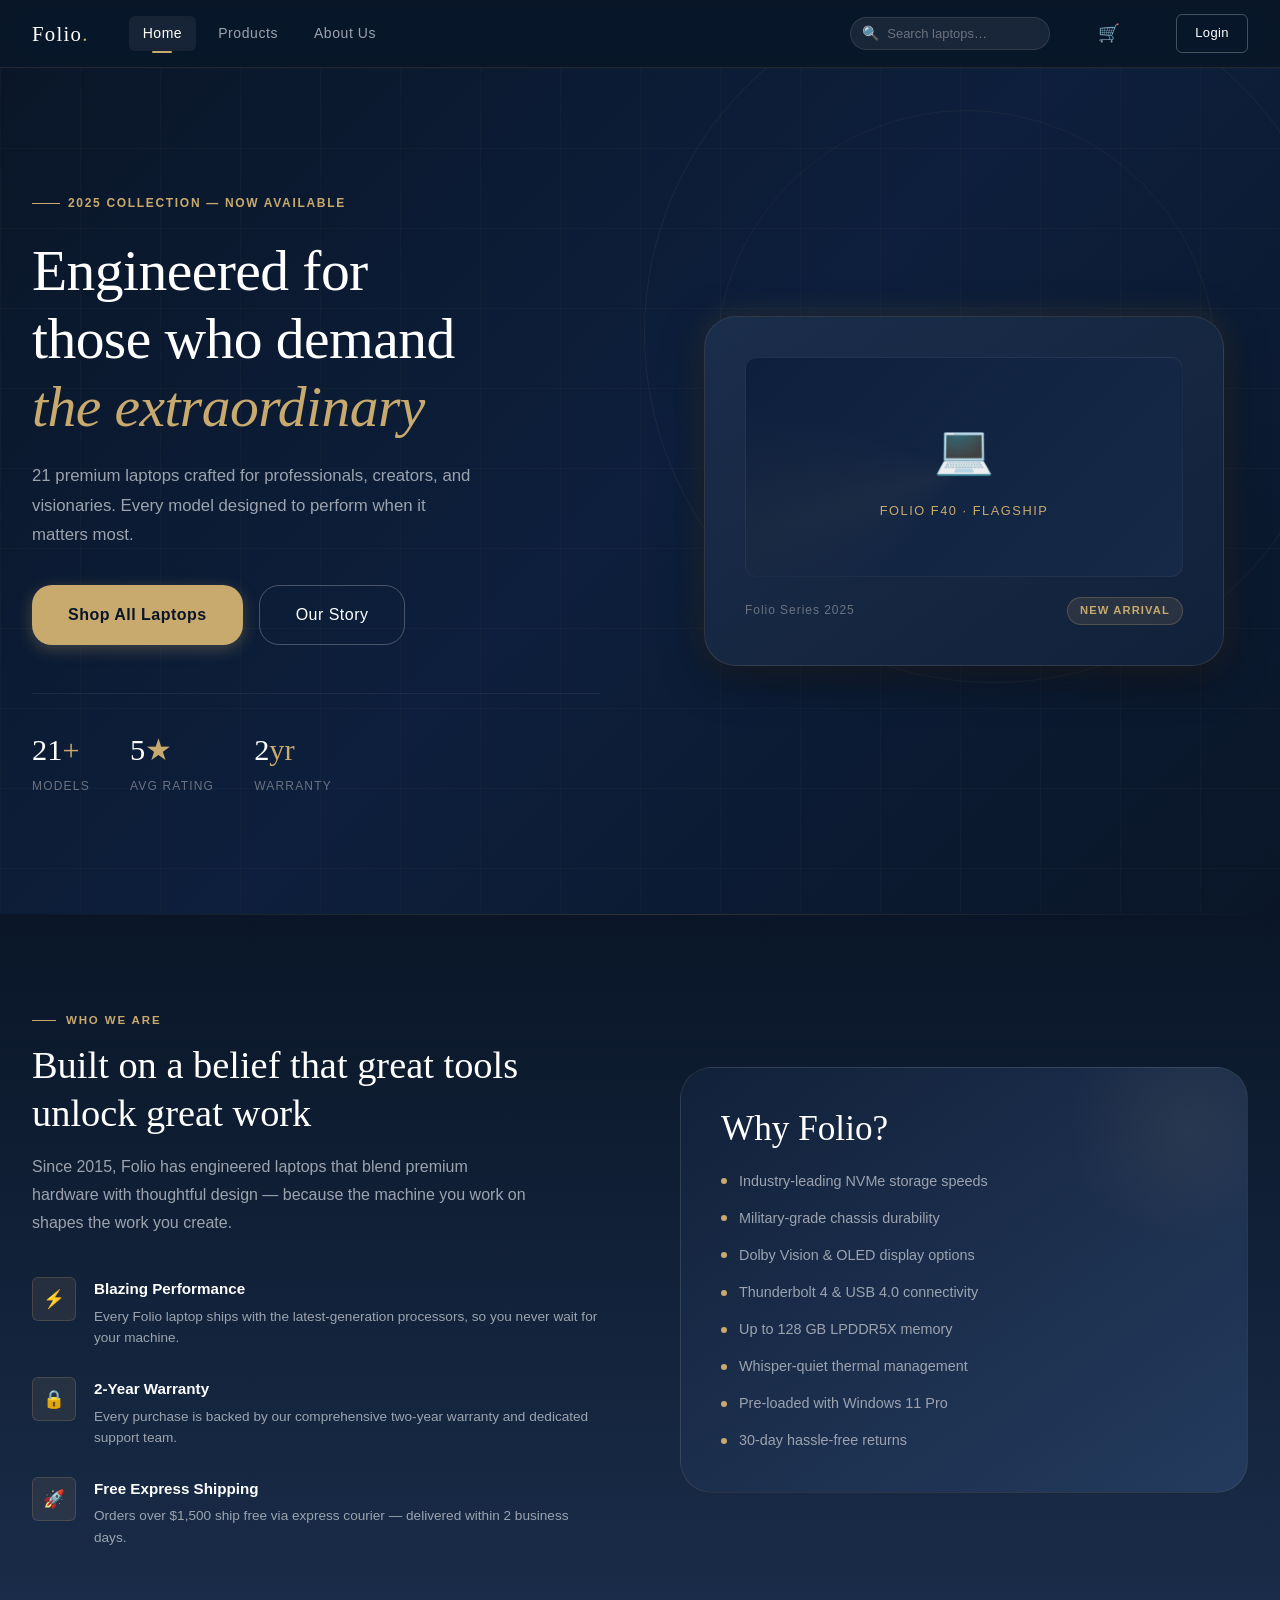
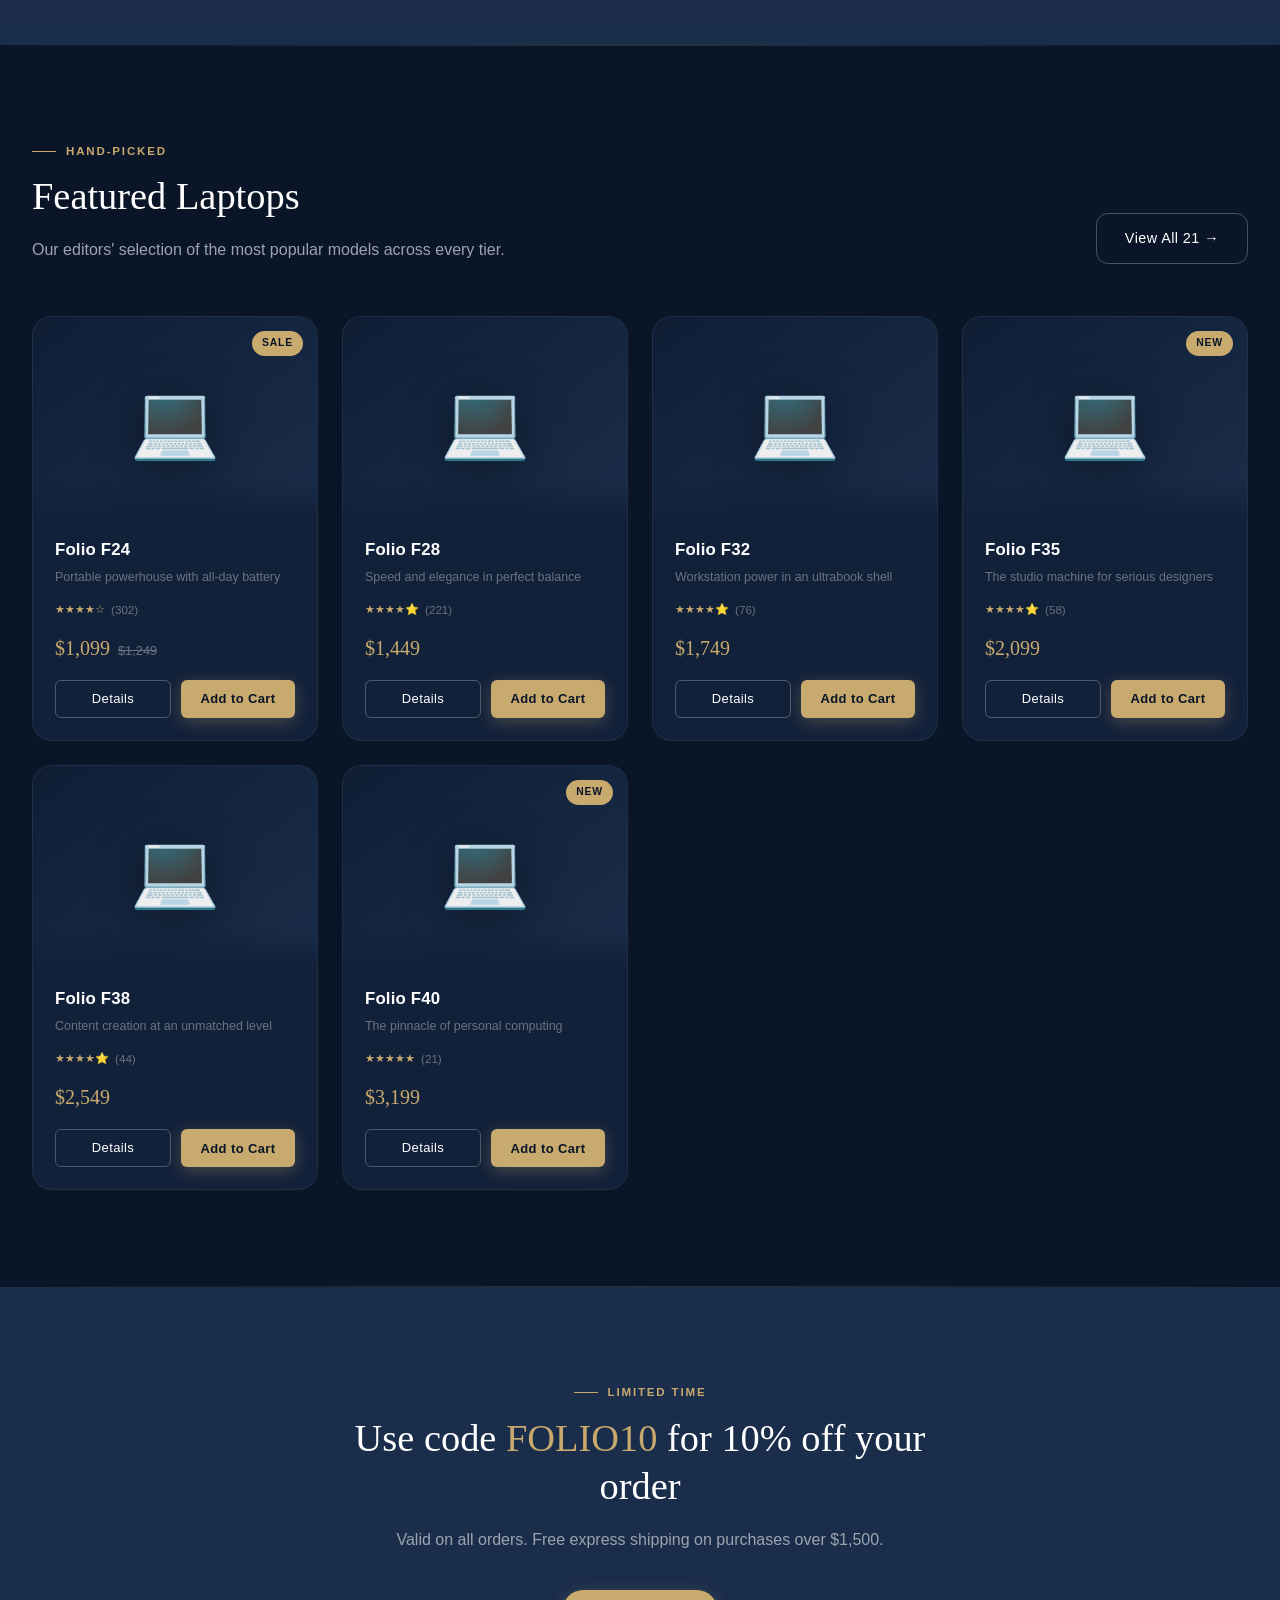
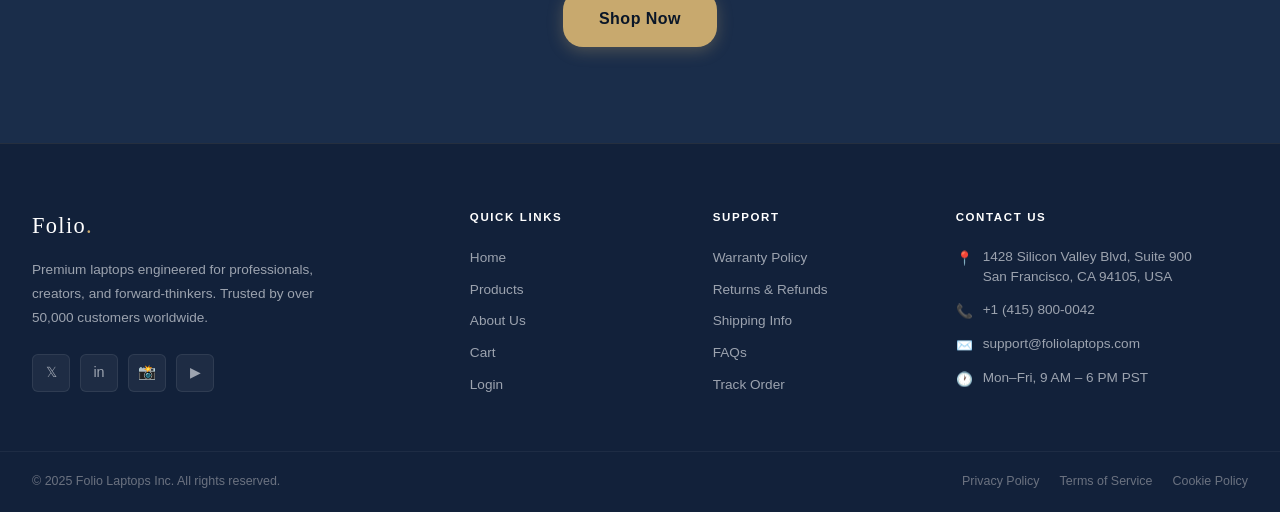
<file: index.html>
<!DOCTYPE html>
<html lang="en">
<head>
  <meta charset="UTF-8" />
  <meta name="viewport" content="width=device-width, initial-scale=1.0" />
  <title>Folio Laptops — Premium Computing</title>
  <link rel="stylesheet" href="style.css" />
</head>
<body>

<!-- ============================================================
     NAVIGATION
============================================================ -->
<nav class="navbar">
  <div class="nav-inner">
    <a href="index.html" class="nav-logo">Folio<span>.</span></a>
    <div class="nav-links">
      <a href="index.html" class="active">Home</a>
      <a href="products.html">Products</a>
      <a href="about.html">About Us</a>
    </div>
    <div class="nav-search">
      <span class="nav-search-icon">🔍</span>
      <input type="text" placeholder="Search laptops…" />
    </div>
    <a href="cart.html" class="nav-cart">
      🛒
      <span class="cart-badge">0</span>
    </a>
    <a href="login.html" class="btn btn-outline btn-sm" style="margin-left:8px">Login</a>
    <button class="nav-hamburger" aria-label="Menu">
      <span></span><span></span><span></span>
    </button>
  </div>
</nav>

<!-- Mobile Nav -->
<div class="nav-mobile">
  <a href="index.html">Home</a>
  <a href="products.html">Products</a>
  <a href="about.html">About Us</a>
  <a href="cart.html">Cart 🛒</a>
  <a href="login.html">Login</a>
</div>

<div class="page-wrapper">

  <!-- ============================================================
       HERO SECTION
  ============================================================ -->
  <section class="hero">
    <div class="hero-bg">
      <div class="hero-grid-accent"></div>
    </div>

    <div class="hero-inner">
      <!-- Copy -->
      <div class="hero-copy page-fade-in">
        <div class="hero-eyebrow">2025 Collection — Now Available</div>
        <h1 class="hero-headline">
          Engineered for<br />
          those who demand<br />
          <em>the extraordinary</em>
        </h1>
        <p class="hero-sub">
          21 premium laptops crafted for professionals, creators, and visionaries.
          Every model designed to perform when it matters most.
        </p>
        <div class="hero-cta-group">
          <a href="products.html" class="btn btn-primary btn-lg">Shop All Laptops</a>
          <a href="about.html" class="btn btn-outline btn-lg">Our Story</a>
        </div>

        <div class="hero-stats">
          <div>
            <div class="hero-stat-num">21<span>+</span></div>
            <div class="hero-stat-label">Models</div>
          </div>
          <div>
            <div class="hero-stat-num">5<span>★</span></div>
            <div class="hero-stat-label">Avg Rating</div>
          </div>
          <div>
            <div class="hero-stat-num">2<span>yr</span></div>
            <div class="hero-stat-label">Warranty</div>
          </div>
        </div>
      </div>

      <!-- Visual -->
      <div class="hero-visual">
        <div class="hero-laptop-wrap">
          <div class="hero-laptop-card">
            <div class="hero-laptop-screen">
              <div class="hero-screen-content">
                <span class="hero-screen-icon">💻</span>
                <div class="hero-screen-label">Folio F40 · Flagship</div>
              </div>
            </div>
            <div class="hero-laptop-base">
              <span class="hero-laptop-tag">Folio Series 2025</span>
              <span class="hero-laptop-badge">New Arrival</span>
            </div>
          </div>
        </div>
      </div>
    </div>
  </section>

  <div class="divider"></div>

  <!-- ============================================================
       INTRO / COMPANY SECTION
  ============================================================ -->
  <section class="section intro-section">
    <div class="section-inner">
      <div class="intro-grid">
        <!-- Text -->
        <div class="reveal">
          <div class="section-eyebrow">Who We Are</div>
          <h2 class="section-heading">Built on a belief that great tools unlock great work</h2>
          <p class="section-subtext">
            Since 2015, Folio has engineered laptops that blend premium hardware with
            thoughtful design — because the machine you work on shapes the work you create.
          </p>

          <div class="intro-features">
            <div class="intro-feature">
              <div class="intro-feature-icon">⚡</div>
              <div>
                <div class="intro-feature-title">Blazing Performance</div>
                <div class="intro-feature-text">Every Folio laptop ships with the latest-generation processors, so you never wait for your machine.</div>
              </div>
            </div>
            <div class="intro-feature">
              <div class="intro-feature-icon">🔒</div>
              <div>
                <div class="intro-feature-title">2-Year Warranty</div>
                <div class="intro-feature-text">Every purchase is backed by our comprehensive two-year warranty and dedicated support team.</div>
              </div>
            </div>
            <div class="intro-feature">
              <div class="intro-feature-icon">🚀</div>
              <div>
                <div class="intro-feature-title">Free Express Shipping</div>
                <div class="intro-feature-text">Orders over $1,500 ship free via express courier — delivered within 2 business days.</div>
              </div>
            </div>
          </div>
        </div>

        <!-- Panel -->
        <div class="reveal">
          <div class="intro-panel">
            <div class="intro-panel-headline">Why Folio?</div>
            <div class="intro-panel-list">
              <div class="intro-panel-item">Industry-leading NVMe storage speeds</div>
              <div class="intro-panel-item">Military-grade chassis durability</div>
              <div class="intro-panel-item">Dolby Vision & OLED display options</div>
              <div class="intro-panel-item">Thunderbolt 4 & USB 4.0 connectivity</div>
              <div class="intro-panel-item">Up to 128 GB LPDDR5X memory</div>
              <div class="intro-panel-item">Whisper-quiet thermal management</div>
              <div class="intro-panel-item">Pre-loaded with Windows 11 Pro</div>
              <div class="intro-panel-item">30-day hassle-free returns</div>
            </div>
          </div>
        </div>
      </div>
    </div>
  </section>

  <div class="divider"></div>

  <!-- ============================================================
       FEATURED PRODUCTS SECTION
  ============================================================ -->
  <section class="section">
    <div class="section-inner">
      <div class="section-header-flex reveal">
        <div>
          <div class="section-eyebrow">Hand-Picked</div>
          <h2 class="section-heading">Featured Laptops</h2>
          <p class="section-subtext">Our editors' selection of the most popular models across every tier.</p>
        </div>
        <a href="products.html" class="btn btn-outline">View All 21 →</a>
      </div>

      <div class="products-grid stagger-children" id="featured-grid">
        <!-- Injected by script.js -->
      </div>
    </div>
  </section>

  <div class="divider"></div>

  <!-- ============================================================
       CTA BANNER
  ============================================================ -->
  <section class="section bg-mid">
    <div class="section-inner text-center reveal">
      <div class="section-eyebrow" style="justify-content:center">Limited Time</div>
      <h2 class="section-heading" style="max-width:600px;margin:0 auto 16px">
        Use code <span class="text-accent">FOLIO10</span> for 10% off your order
      </h2>
      <p class="section-subtext" style="margin:0 auto 36px">
        Valid on all orders. Free express shipping on purchases over $1,500.
      </p>
      <a href="products.html" class="btn btn-primary btn-lg">Shop Now</a>
    </div>
  </section>

  <!-- ============================================================
       FOOTER
  ============================================================ -->
  <footer>
    <div class="footer-upper">
      <!-- Brand -->
      <div>
        <div class="footer-brand-logo">Folio<span>.</span></div>
        <p class="footer-brand-desc">
          Premium laptops engineered for professionals, creators, and forward-thinkers.
          Trusted by over 50,000 customers worldwide.
        </p>
        <div class="footer-social">
          <div class="footer-social-btn" title="Twitter">𝕏</div>
          <div class="footer-social-btn" title="LinkedIn">in</div>
          <div class="footer-social-btn" title="Instagram">📸</div>
          <div class="footer-social-btn" title="YouTube">▶</div>
        </div>
      </div>

      <!-- Quick links -->
      <div>
        <div class="footer-col-title">Quick Links</div>
        <div class="footer-col-links">
          <a href="index.html">Home</a>
          <a href="products.html">Products</a>
          <a href="about.html">About Us</a>
          <a href="cart.html">Cart</a>
          <a href="login.html">Login</a>
        </div>
      </div>

      <!-- Support -->
      <div>
        <div class="footer-col-title">Support</div>
        <div class="footer-col-links">
          <a href="#">Warranty Policy</a>
          <a href="#">Returns & Refunds</a>
          <a href="#">Shipping Info</a>
          <a href="#">FAQs</a>
          <a href="#">Track Order</a>
        </div>
      </div>

      <!-- Contact -->
      <div>
        <div class="footer-col-title">Contact Us</div>
        <div class="footer-contact-item">
          <span class="footer-contact-icon">📍</span>
          <span>1428 Silicon Valley Blvd, Suite 900<br />San Francisco, CA 94105, USA</span>
        </div>
        <div class="footer-contact-item">
          <span class="footer-contact-icon">📞</span>
          <span>+1 (415) 800-0042</span>
        </div>
        <div class="footer-contact-item">
          <span class="footer-contact-icon">✉️</span>
          <span>support@foliolaptops.com</span>
        </div>
        <div class="footer-contact-item">
          <span class="footer-contact-icon">🕐</span>
          <span>Mon–Fri, 9 AM – 6 PM PST</span>
        </div>
      </div>
    </div>

    <div class="footer-lower">
      <div class="footer-copyright">© 2025 Folio Laptops Inc. All rights reserved.</div>
      <div class="footer-legal-links">
        <a href="#">Privacy Policy</a>
        <a href="#">Terms of Service</a>
        <a href="#">Cookie Policy</a>
      </div>
    </div>
  </footer>

</div><!-- end page-wrapper -->

<script src="script.js"></script>
</body>
</html>
</file>
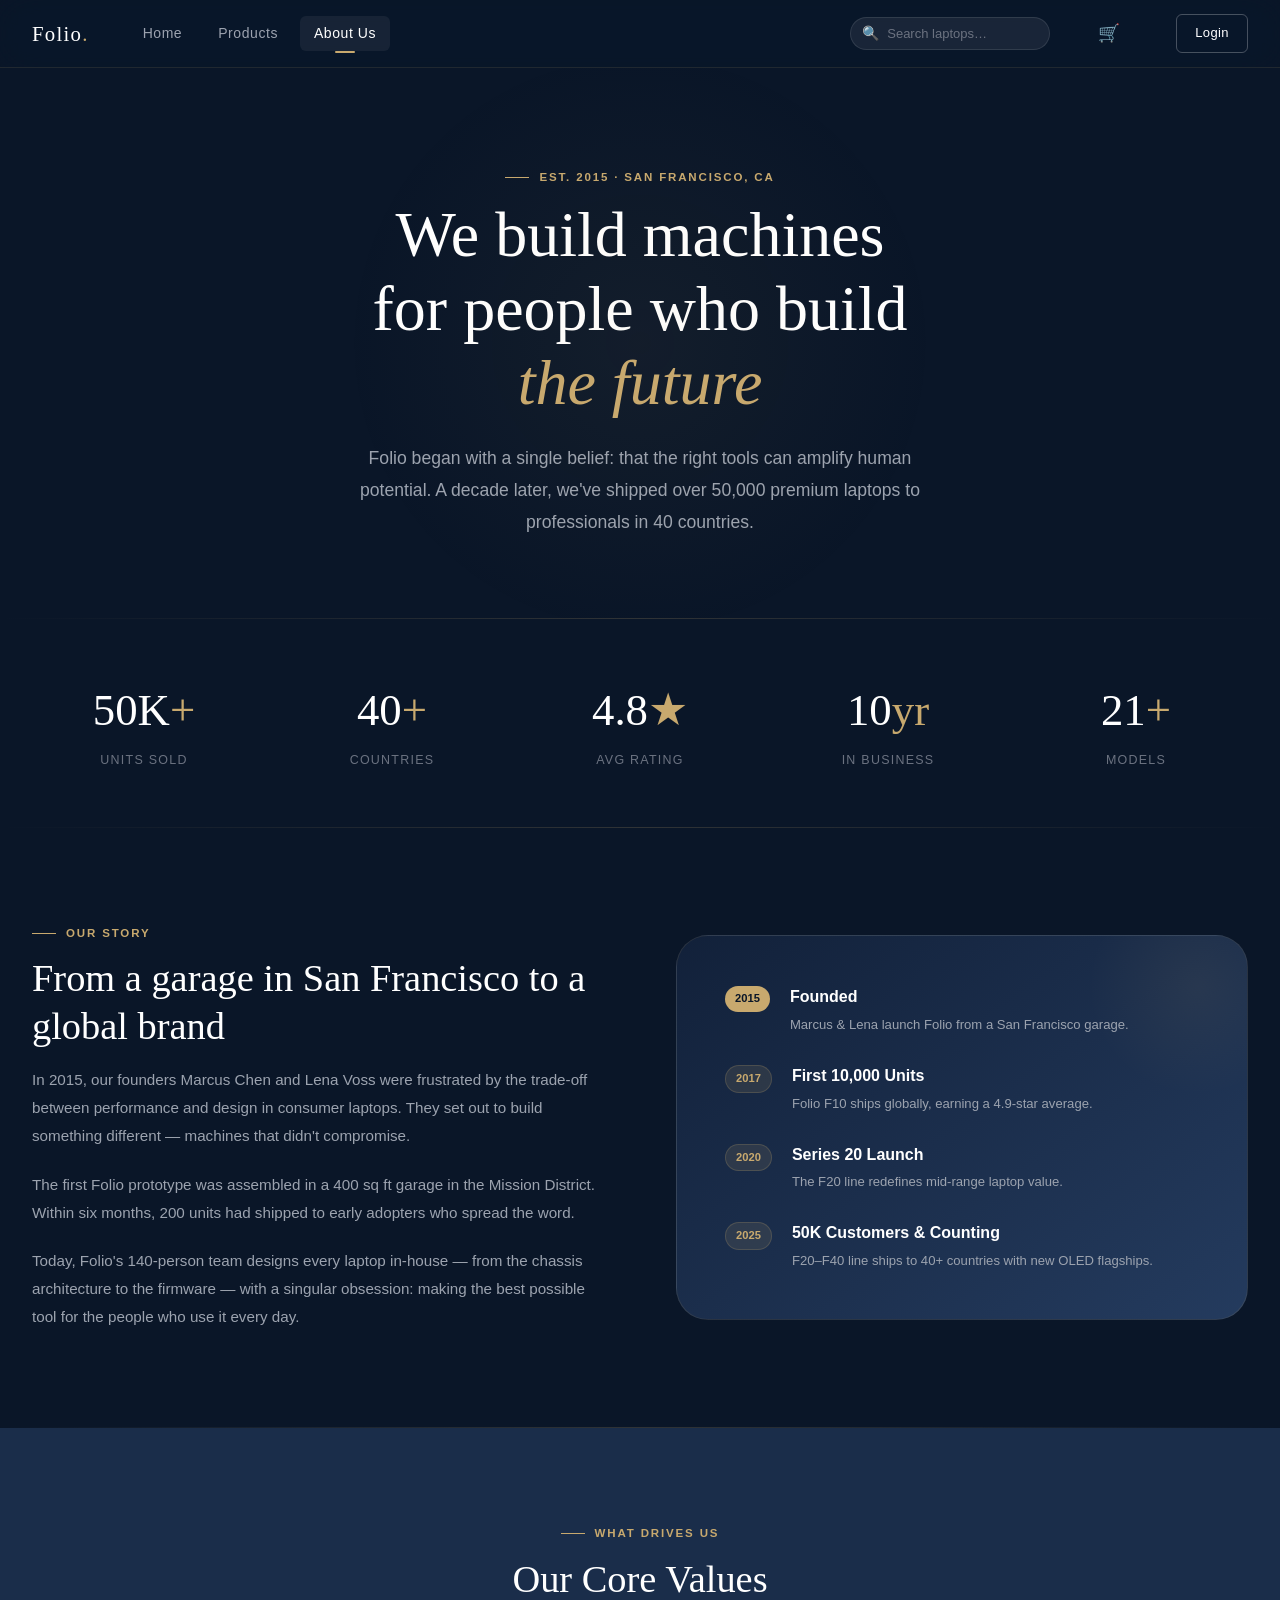
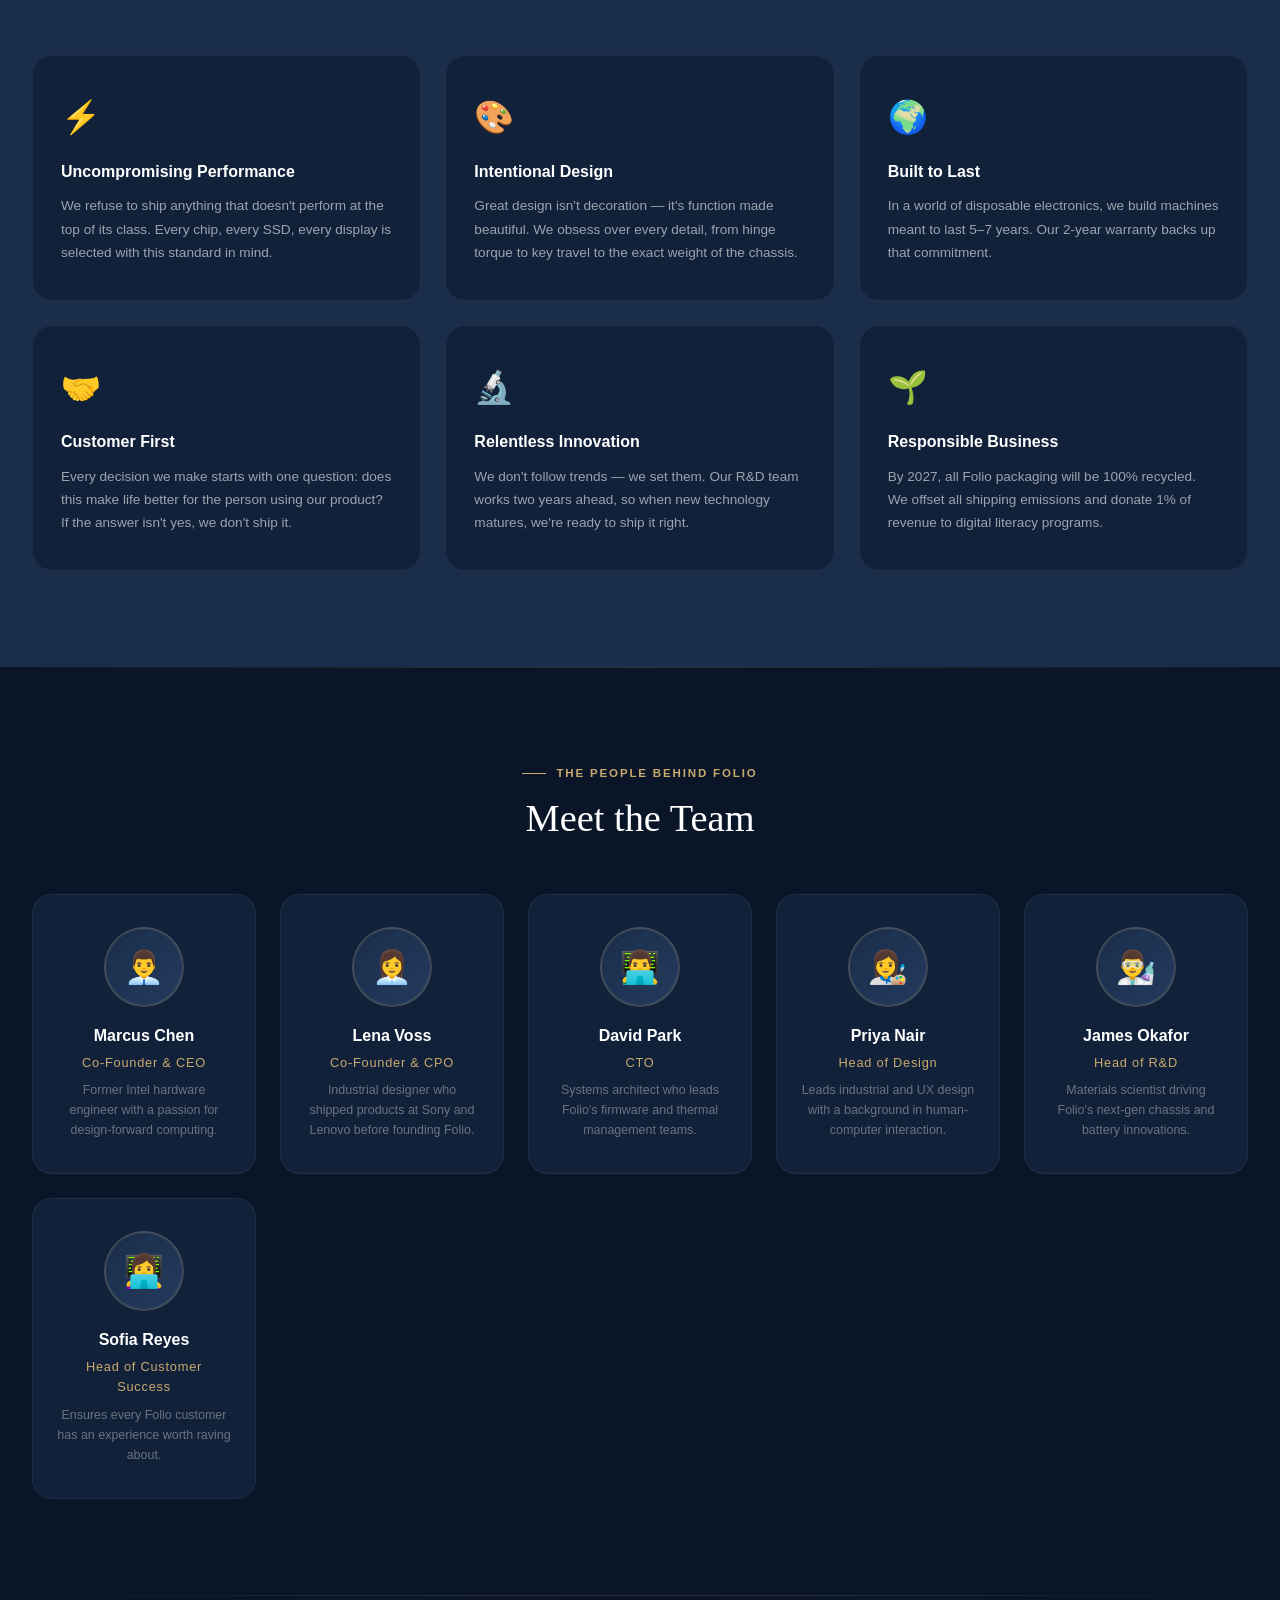
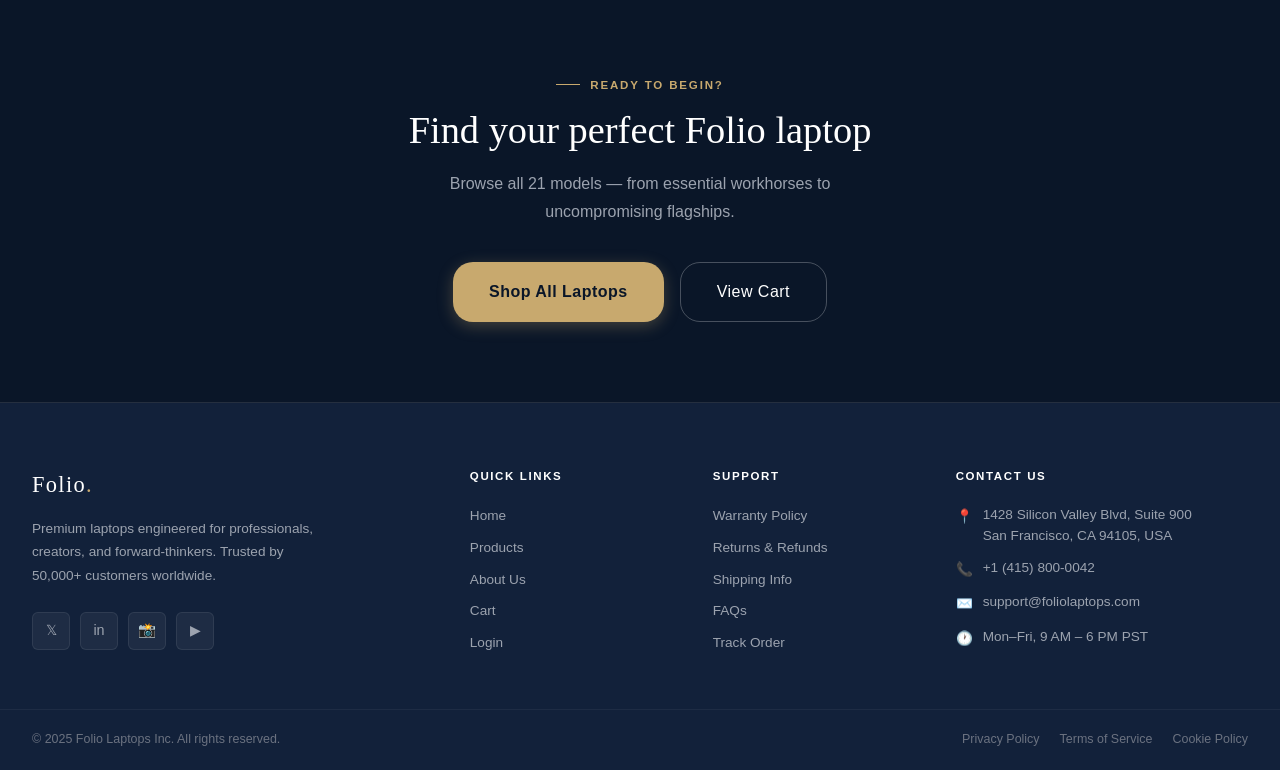
<file: about.html>
<!DOCTYPE html>
<html lang="en">
<head>
  <meta charset="UTF-8" />
  <meta name="viewport" content="width=device-width, initial-scale=1.0" />
  <title>About Us — Folio Laptops</title>
  <link rel="stylesheet" href="style.css" />
</head>
<body>

<!-- ============================================================
     NAVIGATION
============================================================ -->
<nav class="navbar">
  <div class="nav-inner">
    <a href="index.html" class="nav-logo">Folio<span>.</span></a>
    <div class="nav-links">
      <a href="index.html">Home</a>
      <a href="products.html">Products</a>
      <a href="about.html" class="active">About Us</a>
    </div>
    <div class="nav-search">
      <span class="nav-search-icon">🔍</span>
      <input type="text" placeholder="Search laptops…" />
    </div>
    <a href="cart.html" class="nav-cart">
      🛒
      <span class="cart-badge">0</span>
    </a>
    <a href="login.html" class="btn btn-outline btn-sm" style="margin-left:8px">Login</a>
    <button class="nav-hamburger" aria-label="Menu">
      <span></span><span></span><span></span>
    </button>
  </div>
</nav>

<!-- Mobile Nav -->
<div class="nav-mobile">
  <a href="index.html">Home</a>
  <a href="products.html">Products</a>
  <a href="about.html">About Us</a>
  <a href="cart.html">Cart 🛒</a>
  <a href="login.html">Login</a>
</div>

<div class="page-wrapper">

  <!-- ============================================================
       ABOUT HERO
  ============================================================ -->
  <section class="about-hero page-fade-in">
    <div class="section-inner">
      <div class="section-eyebrow" style="justify-content:center">Est. 2015 · San Francisco, CA</div>
      <h1 class="about-headline">
        We build machines<br />for people who build<br /><em style="font-style:italic;color:var(--accent)">the future</em>
      </h1>
      <p class="about-lead">
        Folio began with a single belief: that the right tools can amplify human potential.
        A decade later, we've shipped over 50,000 premium laptops to professionals in 40 countries.
      </p>
    </div>
  </section>

  <div class="divider"></div>

  <!-- ============================================================
       STATS ROW
  ============================================================ -->
  <section class="section" style="padding:56px 0">
    <div class="section-inner">
      <div style="display:grid;grid-template-columns:repeat(auto-fit,minmax(150px,1fr));gap:24px;text-align:center" class="reveal">
        <div>
          <div style="font-family:var(--font-display);font-size:2.8rem;color:var(--white)">50K<span style="color:var(--accent)">+</span></div>
          <div style="font-size:0.78rem;text-transform:uppercase;letter-spacing:0.1em;color:var(--gray-dark);margin-top:4px">Units Sold</div>
        </div>
        <div>
          <div style="font-family:var(--font-display);font-size:2.8rem;color:var(--white)">40<span style="color:var(--accent)">+</span></div>
          <div style="font-size:0.78rem;text-transform:uppercase;letter-spacing:0.1em;color:var(--gray-dark);margin-top:4px">Countries</div>
        </div>
        <div>
          <div style="font-family:var(--font-display);font-size:2.8rem;color:var(--white)">4.8<span style="color:var(--accent)">★</span></div>
          <div style="font-size:0.78rem;text-transform:uppercase;letter-spacing:0.1em;color:var(--gray-dark);margin-top:4px">Avg Rating</div>
        </div>
        <div>
          <div style="font-family:var(--font-display);font-size:2.8rem;color:var(--white)">10<span style="color:var(--accent)">yr</span></div>
          <div style="font-size:0.78rem;text-transform:uppercase;letter-spacing:0.1em;color:var(--gray-dark);margin-top:4px">In Business</div>
        </div>
        <div>
          <div style="font-family:var(--font-display);font-size:2.8rem;color:var(--white)">21<span style="color:var(--accent)">+</span></div>
          <div style="font-size:0.78rem;text-transform:uppercase;letter-spacing:0.1em;color:var(--gray-dark);margin-top:4px">Models</div>
        </div>
      </div>
    </div>
  </section>

  <div class="divider"></div>

  <!-- ============================================================
       STORY SECTION
  ============================================================ -->
  <section class="section">
    <div class="section-inner">
      <div style="display:grid;grid-template-columns:1fr 1fr;gap:72px;align-items:center" class="reveal">
        <div>
          <div class="section-eyebrow">Our Story</div>
          <h2 class="section-heading">From a garage in San Francisco to a global brand</h2>
          <p style="color:var(--gray-mid);line-height:1.85;font-size:0.95rem;margin-bottom:20px">
            In 2015, our founders Marcus Chen and Lena Voss were frustrated by the trade-off between
            performance and design in consumer laptops. They set out to build something different —
            machines that didn't compromise.
          </p>
          <p style="color:var(--gray-mid);line-height:1.85;font-size:0.95rem;margin-bottom:20px">
            The first Folio prototype was assembled in a 400 sq ft garage in the Mission District.
            Within six months, 200 units had shipped to early adopters who spread the word.
          </p>
          <p style="color:var(--gray-mid);line-height:1.85;font-size:0.95rem">
            Today, Folio's 140-person team designs every laptop in-house — from the chassis
            architecture to the firmware — with a singular obsession: making the best possible tool
            for the people who use it every day.
          </p>
        </div>

        <div>
          <div style="background:linear-gradient(145deg,var(--navy-card),var(--navy-light));
                      border:1px solid rgba(200,169,110,0.12);border-radius:var(--radius-xl);
                      padding:48px;position:relative;overflow:hidden">
            <div style="position:absolute;top:-60px;right:-60px;width:220px;height:220px;
                        background:radial-gradient(circle,rgba(200,169,110,0.07),transparent 70%)"></div>
            <!-- Timeline -->
            <div style="display:flex;flex-direction:column;gap:28px;position:relative;z-index:1">
              <div style="display:flex;gap:20px;align-items:flex-start">
                <div style="background:var(--accent);color:var(--navy);font-size:0.7rem;font-weight:700;
                            padding:4px 10px;border-radius:20px;flex-shrink:0;margin-top:2px">2015</div>
                <div>
                  <div style="font-weight:600;margin-bottom:4px">Founded</div>
                  <div style="font-size:0.82rem;color:var(--gray-mid)">Marcus & Lena launch Folio from a San Francisco garage.</div>
                </div>
              </div>
              <div style="display:flex;gap:20px;align-items:flex-start">
                <div style="background:rgba(200,169,110,0.12);color:var(--accent);font-size:0.7rem;font-weight:700;
                            padding:4px 10px;border-radius:20px;flex-shrink:0;margin-top:2px;border:1px solid rgba(200,169,110,0.2)">2017</div>
                <div>
                  <div style="font-weight:600;margin-bottom:4px">First 10,000 Units</div>
                  <div style="font-size:0.82rem;color:var(--gray-mid)">Folio F10 ships globally, earning a 4.9-star average.</div>
                </div>
              </div>
              <div style="display:flex;gap:20px;align-items:flex-start">
                <div style="background:rgba(200,169,110,0.12);color:var(--accent);font-size:0.7rem;font-weight:700;
                            padding:4px 10px;border-radius:20px;flex-shrink:0;margin-top:2px;border:1px solid rgba(200,169,110,0.2)">2020</div>
                <div>
                  <div style="font-weight:600;margin-bottom:4px">Series 20 Launch</div>
                  <div style="font-size:0.82rem;color:var(--gray-mid)">The F20 line redefines mid-range laptop value.</div>
                </div>
              </div>
              <div style="display:flex;gap:20px;align-items:flex-start">
                <div style="background:rgba(200,169,110,0.12);color:var(--accent);font-size:0.7rem;font-weight:700;
                            padding:4px 10px;border-radius:20px;flex-shrink:0;margin-top:2px;border:1px solid rgba(200,169,110,0.2)">2025</div>
                <div>
                  <div style="font-weight:600;margin-bottom:4px">50K Customers &amp; Counting</div>
                  <div style="font-size:0.82rem;color:var(--gray-mid)">F20–F40 line ships to 40+ countries with new OLED flagships.</div>
                </div>
              </div>
            </div>
          </div>
        </div>
      </div>
    </div>
  </section>

  <div class="divider"></div>

  <!-- ============================================================
       VALUES SECTION
  ============================================================ -->
  <section class="section bg-mid">
    <div class="section-inner">
      <div class="section-header text-center reveal">
        <div class="section-eyebrow" style="justify-content:center">What Drives Us</div>
        <h2 class="section-heading" style="margin:0 auto">Our Core Values</h2>
      </div>

      <div class="values-grid stagger-children">
        <div class="value-card">
          <div class="value-icon">⚡</div>
          <div class="value-title">Uncompromising Performance</div>
          <div class="value-text">We refuse to ship anything that doesn't perform at the top of its class. Every chip, every SSD, every display is selected with this standard in mind.</div>
        </div>
        <div class="value-card">
          <div class="value-icon">🎨</div>
          <div class="value-title">Intentional Design</div>
          <div class="value-text">Great design isn't decoration — it's function made beautiful. We obsess over every detail, from hinge torque to key travel to the exact weight of the chassis.</div>
        </div>
        <div class="value-card">
          <div class="value-icon">🌍</div>
          <div class="value-title">Built to Last</div>
          <div class="value-text">In a world of disposable electronics, we build machines meant to last 5–7 years. Our 2-year warranty backs up that commitment.</div>
        </div>
        <div class="value-card">
          <div class="value-icon">🤝</div>
          <div class="value-title">Customer First</div>
          <div class="value-text">Every decision we make starts with one question: does this make life better for the person using our product? If the answer isn't yes, we don't ship it.</div>
        </div>
        <div class="value-card">
          <div class="value-icon">🔬</div>
          <div class="value-title">Relentless Innovation</div>
          <div class="value-text">We don't follow trends — we set them. Our R&amp;D team works two years ahead, so when new technology matures, we're ready to ship it right.</div>
        </div>
        <div class="value-card">
          <div class="value-icon">🌱</div>
          <div class="value-title">Responsible Business</div>
          <div class="value-text">By 2027, all Folio packaging will be 100% recycled. We offset all shipping emissions and donate 1% of revenue to digital literacy programs.</div>
        </div>
      </div>
    </div>
  </section>

  <div class="divider"></div>

  <!-- ============================================================
       TEAM SECTION
  ============================================================ -->
  <section class="section">
    <div class="section-inner">
      <div class="section-header text-center reveal">
        <div class="section-eyebrow" style="justify-content:center">The People Behind Folio</div>
        <h2 class="section-heading" style="margin:0 auto">Meet the Team</h2>
      </div>

      <div class="team-grid stagger-children">
        <div class="team-card">
          <div class="team-avatar">👨‍💼</div>
          <div class="team-name">Marcus Chen</div>
          <div class="team-role">Co-Founder & CEO</div>
          <div class="team-bio">Former Intel hardware engineer with a passion for design-forward computing.</div>
        </div>
        <div class="team-card">
          <div class="team-avatar">👩‍💼</div>
          <div class="team-name">Lena Voss</div>
          <div class="team-role">Co-Founder & CPO</div>
          <div class="team-bio">Industrial designer who shipped products at Sony and Lenovo before founding Folio.</div>
        </div>
        <div class="team-card">
          <div class="team-avatar">👨‍💻</div>
          <div class="team-name">David Park</div>
          <div class="team-role">CTO</div>
          <div class="team-bio">Systems architect who leads Folio's firmware and thermal management teams.</div>
        </div>
        <div class="team-card">
          <div class="team-avatar">👩‍🎨</div>
          <div class="team-name">Priya Nair</div>
          <div class="team-role">Head of Design</div>
          <div class="team-bio">Leads industrial and UX design with a background in human-computer interaction.</div>
        </div>
        <div class="team-card">
          <div class="team-avatar">👨‍🔬</div>
          <div class="team-name">James Okafor</div>
          <div class="team-role">Head of R&amp;D</div>
          <div class="team-bio">Materials scientist driving Folio's next-gen chassis and battery innovations.</div>
        </div>
        <div class="team-card">
          <div class="team-avatar">👩‍💻</div>
          <div class="team-name">Sofia Reyes</div>
          <div class="team-role">Head of Customer Success</div>
          <div class="team-bio">Ensures every Folio customer has an experience worth raving about.</div>
        </div>
      </div>
    </div>
  </section>

  <div class="divider"></div>

  <!-- ============================================================
       CTA
  ============================================================ -->
  <section class="section" style="padding:80px 0">
    <div class="section-inner text-center reveal">
      <div class="section-eyebrow" style="justify-content:center">Ready to Begin?</div>
      <h2 class="section-heading" style="max-width:560px;margin:0 auto 16px">Find your perfect Folio laptop</h2>
      <p class="section-subtext" style="margin:0 auto 36px">
        Browse all 21 models — from essential workhorses to uncompromising flagships.
      </p>
      <div style="display:flex;gap:16px;justify-content:center;flex-wrap:wrap">
        <a href="products.html" class="btn btn-primary btn-lg">Shop All Laptops</a>
        <a href="cart.html" class="btn btn-outline btn-lg">View Cart</a>
      </div>
    </div>
  </section>

  <!-- ============================================================
       FOOTER
  ============================================================ -->
  <footer>
    <div class="footer-upper">
      <div>
        <div class="footer-brand-logo">Folio<span>.</span></div>
        <p class="footer-brand-desc">Premium laptops engineered for professionals, creators, and forward-thinkers. Trusted by 50,000+ customers worldwide.</p>
        <div class="footer-social">
          <div class="footer-social-btn">𝕏</div>
          <div class="footer-social-btn">in</div>
          <div class="footer-social-btn">📸</div>
          <div class="footer-social-btn">▶</div>
        </div>
      </div>
      <div>
        <div class="footer-col-title">Quick Links</div>
        <div class="footer-col-links">
          <a href="index.html">Home</a>
          <a href="products.html">Products</a>
          <a href="about.html">About Us</a>
          <a href="cart.html">Cart</a>
          <a href="login.html">Login</a>
        </div>
      </div>
      <div>
        <div class="footer-col-title">Support</div>
        <div class="footer-col-links">
          <a href="#">Warranty Policy</a>
          <a href="#">Returns & Refunds</a>
          <a href="#">Shipping Info</a>
          <a href="#">FAQs</a>
          <a href="#">Track Order</a>
        </div>
      </div>
      <div>
        <div class="footer-col-title">Contact Us</div>
        <div class="footer-contact-item"><span class="footer-contact-icon">📍</span><span>1428 Silicon Valley Blvd, Suite 900<br />San Francisco, CA 94105, USA</span></div>
        <div class="footer-contact-item"><span class="footer-contact-icon">📞</span><span>+1 (415) 800-0042</span></div>
        <div class="footer-contact-item"><span class="footer-contact-icon">✉️</span><span>support@foliolaptops.com</span></div>
        <div class="footer-contact-item"><span class="footer-contact-icon">🕐</span><span>Mon–Fri, 9 AM – 6 PM PST</span></div>
      </div>
    </div>
    <div class="footer-lower">
      <div class="footer-copyright">© 2025 Folio Laptops Inc. All rights reserved.</div>
      <div class="footer-legal-links">
        <a href="#">Privacy Policy</a>
        <a href="#">Terms of Service</a>
        <a href="#">Cookie Policy</a>
      </div>
    </div>
  </footer>

</div><!-- end page-wrapper -->

<script src="script.js"></script>
</body>
</html>
</file>
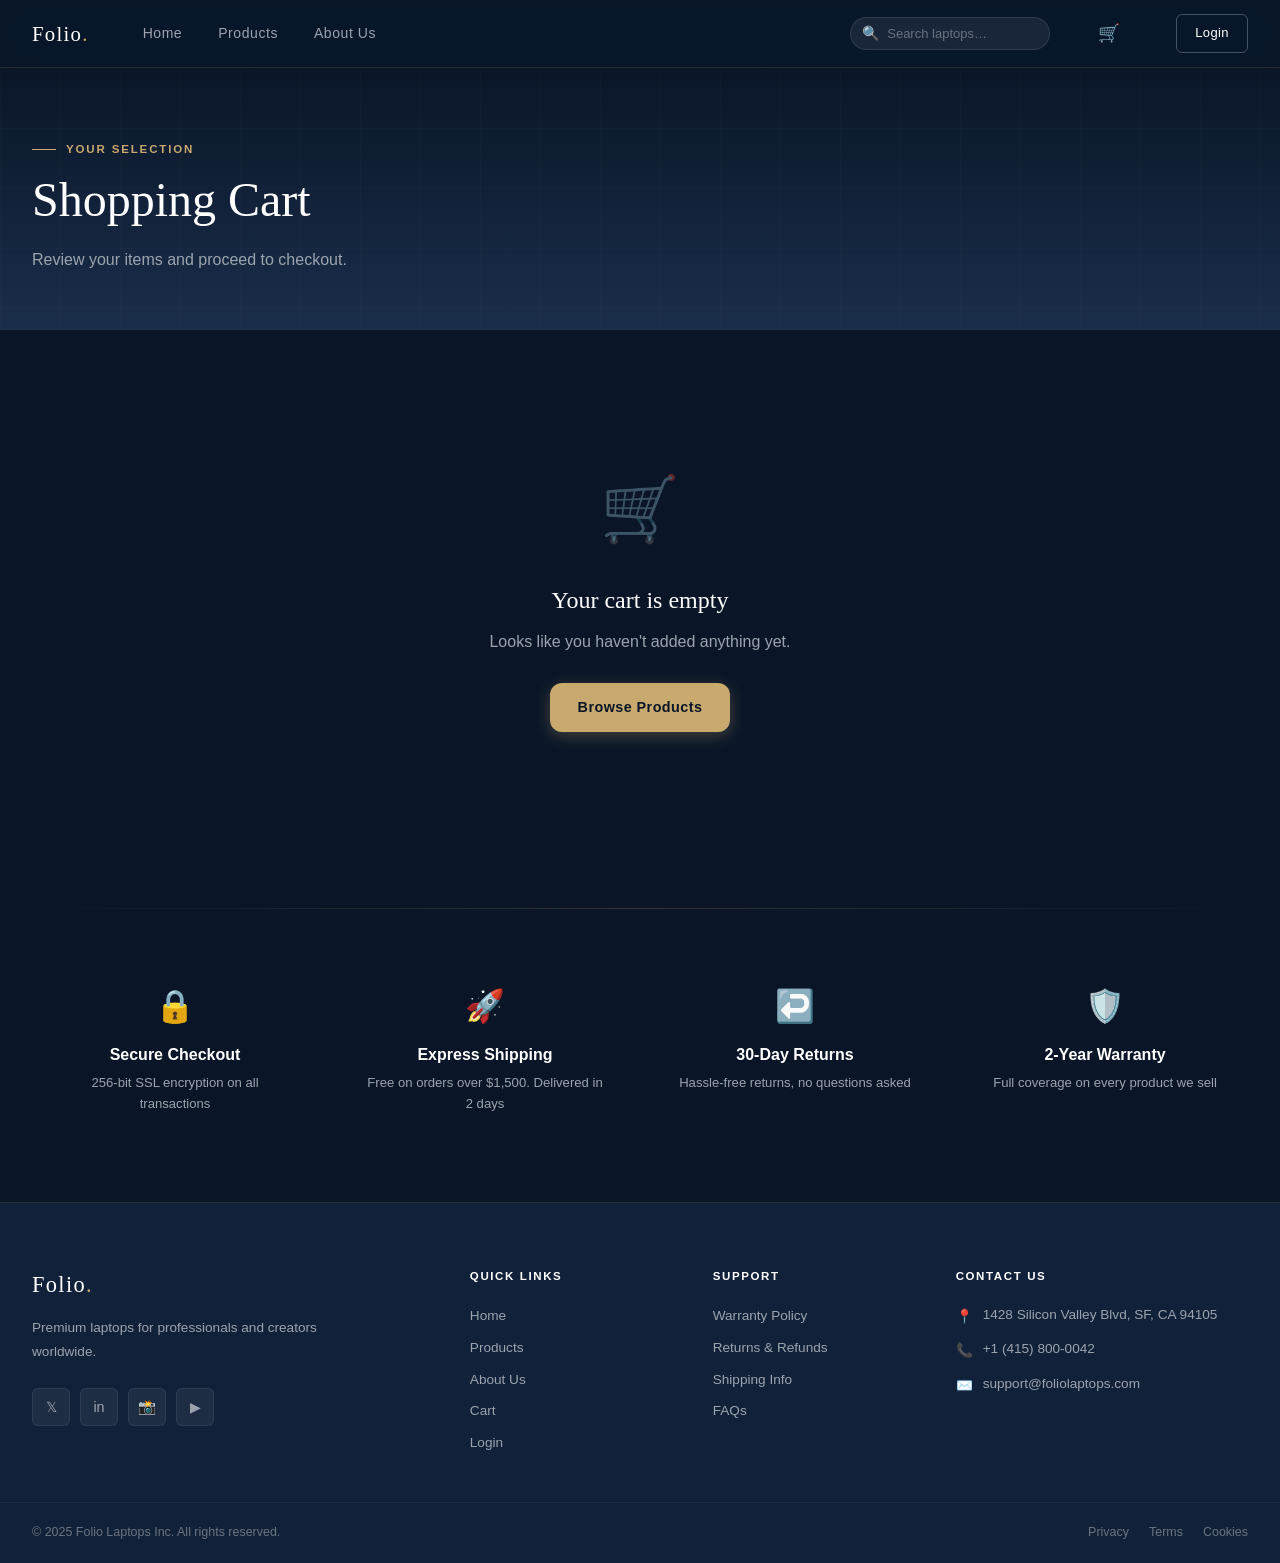
<file: cart.html>
<!DOCTYPE html>
<html lang="en">
<head>
  <meta charset="UTF-8" />
  <meta name="viewport" content="width=device-width, initial-scale=1.0" />
  <title>Cart — Folio Laptops</title>
  <link rel="stylesheet" href="style.css" />
</head>
<body>

<!-- ============================================================
     NAVIGATION
============================================================ -->
<nav class="navbar">
  <div class="nav-inner">
    <a href="index.html" class="nav-logo">Folio<span>.</span></a>
    <div class="nav-links">
      <a href="index.html">Home</a>
      <a href="products.html">Products</a>
      <a href="about.html">About Us</a>
    </div>
    <div class="nav-search">
      <span class="nav-search-icon">🔍</span>
      <input type="text" placeholder="Search laptops…" />
    </div>
    <a href="cart.html" class="nav-cart">
      🛒
      <span class="cart-badge">0</span>
    </a>
    <a href="login.html" class="btn btn-outline btn-sm" style="margin-left:8px">Login</a>
    <button class="nav-hamburger" aria-label="Menu">
      <span></span><span></span><span></span>
    </button>
  </div>
</nav>

<!-- Mobile Nav -->
<div class="nav-mobile">
  <a href="index.html">Home</a>
  <a href="products.html">Products</a>
  <a href="about.html">About Us</a>
  <a href="cart.html">Cart 🛒</a>
  <a href="login.html">Login</a>
</div>

<div class="page-wrapper">

  <!-- ============================================================
       PAGE HEADER
  ============================================================ -->
  <div class="products-page-hero">
    <div class="section-inner">
      <div class="page-fade-in" style="position:relative;z-index:1">
        <div class="section-eyebrow">Your Selection</div>
        <h1 class="section-heading" style="font-family:var(--font-display);font-size:clamp(2rem,4vw,3rem)">
          Shopping Cart
        </h1>
        <p class="section-subtext">Review your items and proceed to checkout.</p>
      </div>
    </div>
  </div>

  <!-- ============================================================
       CART CONTENT — rendered by script.js
  ============================================================ -->
  <section class="section" style="padding-top:48px">
    <div class="section-inner">
      <div id="cart-root" class="page-fade-in">
        <!-- Injected by script.js -->
      </div>
    </div>
  </section>

  <!-- ============================================================
       TRUST BADGES
  ============================================================ -->
  <section class="section" style="padding-top:0;padding-bottom:64px">
    <div class="section-inner">
      <div class="divider" style="margin-bottom:48px"></div>
      <div style="display:grid;grid-template-columns:repeat(auto-fit,minmax(200px,1fr));gap:24px" class="reveal">
        <div style="text-align:center;padding:24px">
          <div style="font-size:2rem;margin-bottom:10px">🔒</div>
          <div style="font-weight:600;margin-bottom:4px">Secure Checkout</div>
          <div style="font-size:0.82rem;color:var(--gray-mid)">256-bit SSL encryption on all transactions</div>
        </div>
        <div style="text-align:center;padding:24px">
          <div style="font-size:2rem;margin-bottom:10px">🚀</div>
          <div style="font-weight:600;margin-bottom:4px">Express Shipping</div>
          <div style="font-size:0.82rem;color:var(--gray-mid)">Free on orders over $1,500. Delivered in 2 days</div>
        </div>
        <div style="text-align:center;padding:24px">
          <div style="font-size:2rem;margin-bottom:10px">↩️</div>
          <div style="font-weight:600;margin-bottom:4px">30-Day Returns</div>
          <div style="font-size:0.82rem;color:var(--gray-mid)">Hassle-free returns, no questions asked</div>
        </div>
        <div style="text-align:center;padding:24px">
          <div style="font-size:2rem;margin-bottom:10px">🛡️</div>
          <div style="font-weight:600;margin-bottom:4px">2-Year Warranty</div>
          <div style="font-size:0.82rem;color:var(--gray-mid)">Full coverage on every product we sell</div>
        </div>
      </div>
    </div>
  </section>

  <!-- ============================================================
       FOOTER
  ============================================================ -->
  <footer>
    <div class="footer-upper">
      <div>
        <div class="footer-brand-logo">Folio<span>.</span></div>
        <p class="footer-brand-desc">Premium laptops for professionals and creators worldwide.</p>
        <div class="footer-social">
          <div class="footer-social-btn">𝕏</div>
          <div class="footer-social-btn">in</div>
          <div class="footer-social-btn">📸</div>
          <div class="footer-social-btn">▶</div>
        </div>
      </div>
      <div>
        <div class="footer-col-title">Quick Links</div>
        <div class="footer-col-links">
          <a href="index.html">Home</a>
          <a href="products.html">Products</a>
          <a href="about.html">About Us</a>
          <a href="cart.html">Cart</a>
          <a href="login.html">Login</a>
        </div>
      </div>
      <div>
        <div class="footer-col-title">Support</div>
        <div class="footer-col-links">
          <a href="#">Warranty Policy</a>
          <a href="#">Returns & Refunds</a>
          <a href="#">Shipping Info</a>
          <a href="#">FAQs</a>
        </div>
      </div>
      <div>
        <div class="footer-col-title">Contact Us</div>
        <div class="footer-contact-item"><span class="footer-contact-icon">📍</span><span>1428 Silicon Valley Blvd, SF, CA 94105</span></div>
        <div class="footer-contact-item"><span class="footer-contact-icon">📞</span><span>+1 (415) 800-0042</span></div>
        <div class="footer-contact-item"><span class="footer-contact-icon">✉️</span><span>support@foliolaptops.com</span></div>
      </div>
    </div>
    <div class="footer-lower">
      <div class="footer-copyright">© 2025 Folio Laptops Inc. All rights reserved.</div>
      <div class="footer-legal-links">
        <a href="#">Privacy</a>
        <a href="#">Terms</a>
        <a href="#">Cookies</a>
      </div>
    </div>
  </footer>

</div><!-- end page-wrapper -->

<script src="script.js"></script>
</body>
</html>
</file>
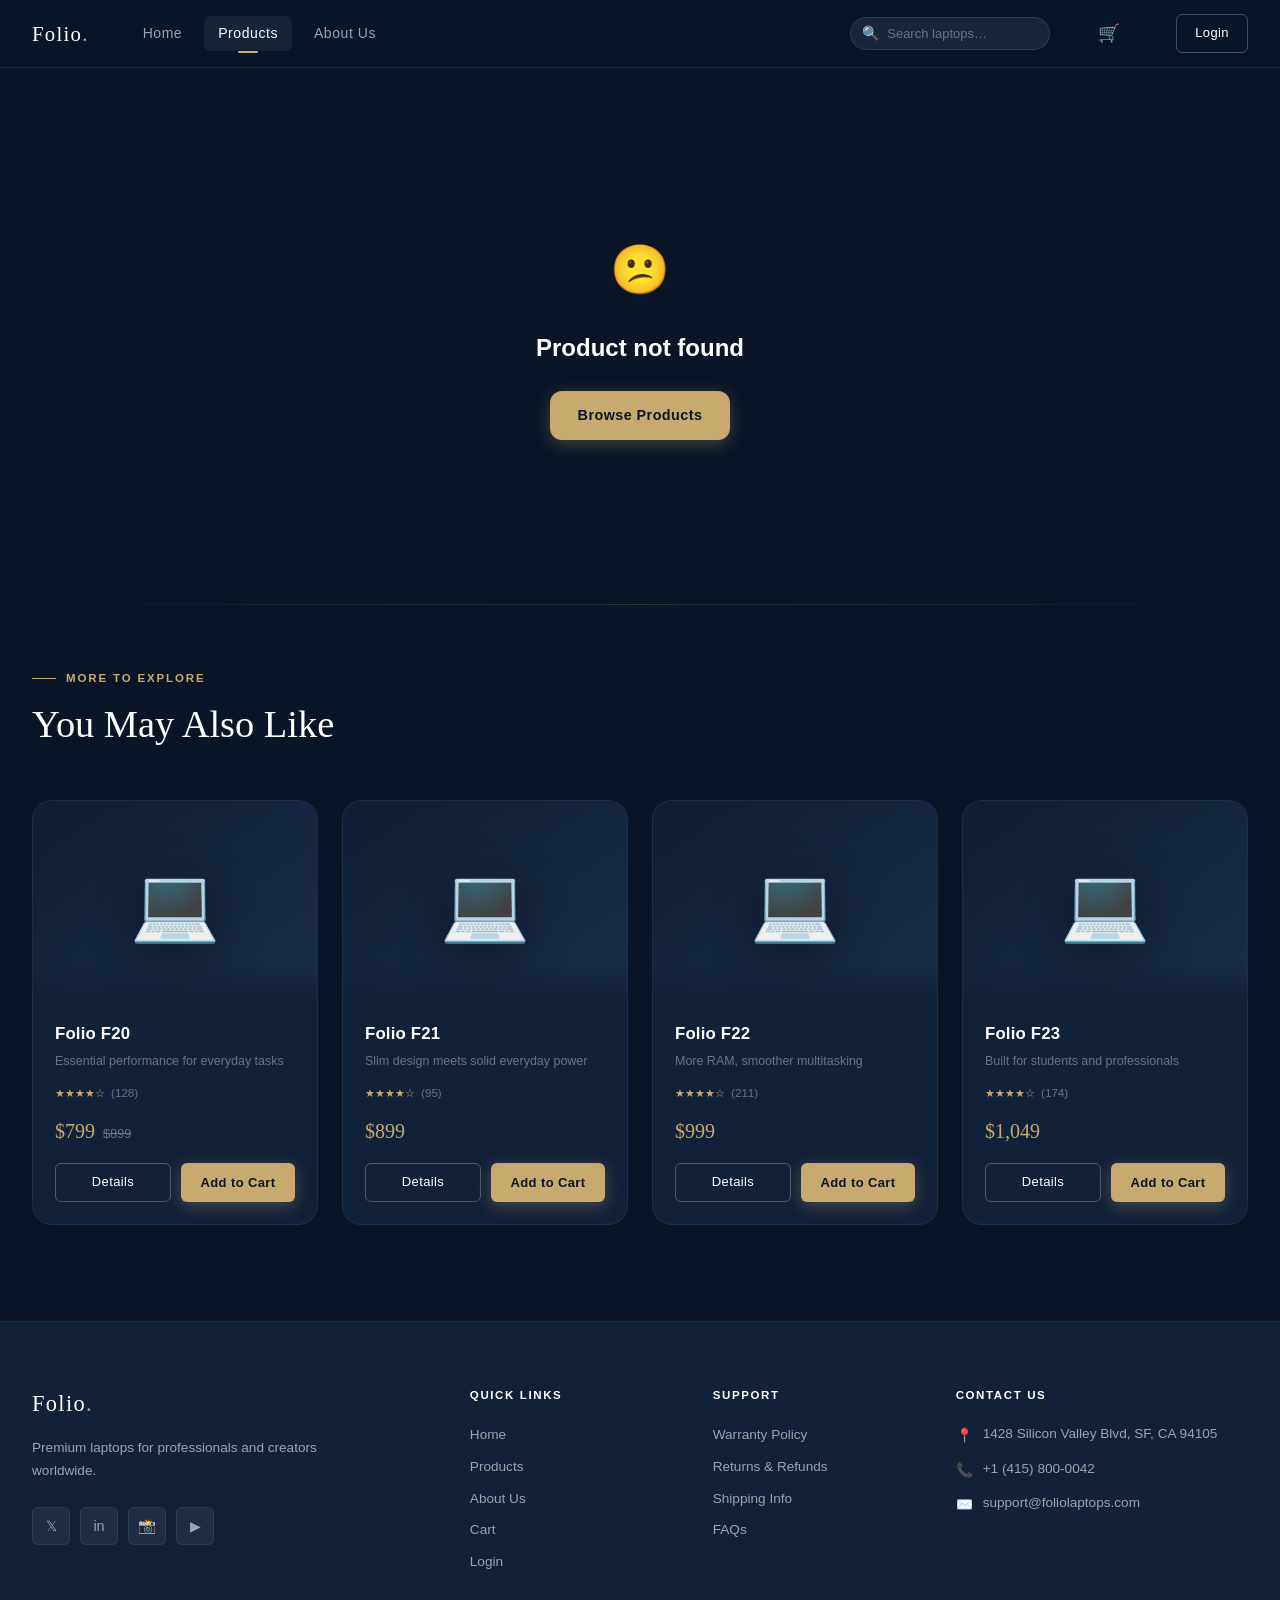
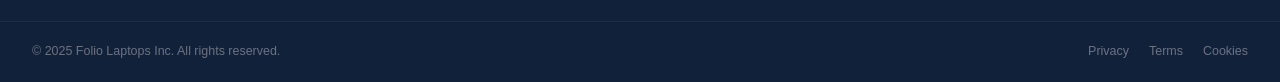
<file: product.html>
<!DOCTYPE html>
<html lang="en">
<head>
  <meta charset="UTF-8" />
  <meta name="viewport" content="width=device-width, initial-scale=1.0" />
  <title>Product Detail — Folio Laptops</title>
  <link rel="stylesheet" href="style.css" />
</head>
<body>

<!-- ============================================================
     NAVIGATION
============================================================ -->
<nav class="navbar">
  <div class="nav-inner">
    <a href="index.html" class="nav-logo">Folio<span>.</span></a>
    <div class="nav-links">
      <a href="index.html">Home</a>
      <a href="products.html" class="active">Products</a>
      <a href="about.html">About Us</a>
    </div>
    <div class="nav-search">
      <span class="nav-search-icon">🔍</span>
      <input type="text" placeholder="Search laptops…" />
    </div>
    <a href="cart.html" class="nav-cart">
      🛒
      <span class="cart-badge">0</span>
    </a>
    <a href="login.html" class="btn btn-outline btn-sm" style="margin-left:8px">Login</a>
    <button class="nav-hamburger" aria-label="Menu">
      <span></span><span></span><span></span>
    </button>
  </div>
</nav>

<!-- Mobile Nav -->
<div class="nav-mobile">
  <a href="index.html">Home</a>
  <a href="products.html">Products</a>
  <a href="about.html">About Us</a>
  <a href="cart.html">Cart 🛒</a>
  <a href="login.html">Login</a>
</div>

<div class="page-wrapper">

  <!-- ============================================================
       PRODUCT DETAIL — rendered by script.js
  ============================================================ -->
  <section class="product-detail-section">
    <div class="section-inner">
      <div id="detail-root" class="page-fade-in">
        <!-- Loading state -->
        <div style="text-align:center;padding:80px;color:var(--gray-mid)">
          <div style="font-size:2rem;margin-bottom:12px">💻</div>
          <p>Loading product…</p>
        </div>
      </div>
    </div>
  </section>

  <!-- ============================================================
       RELATED / YOU MAY ALSO LIKE
  ============================================================ -->
  <section class="section" style="padding-top:0" id="related-section">
    <div class="section-inner">
      <div class="divider" style="margin-bottom:64px"></div>
      <div class="section-header reveal">
        <div class="section-eyebrow">More to Explore</div>
        <h2 class="section-heading">You May Also Like</h2>
      </div>
      <div class="products-grid stagger-children" id="related-grid">
        <!-- Injected below -->
      </div>
    </div>
  </section>

  <!-- ============================================================
       FOOTER
  ============================================================ -->
  <footer>
    <div class="footer-upper">
      <div>
        <div class="footer-brand-logo">Folio<span>.</span></div>
        <p class="footer-brand-desc">Premium laptops for professionals and creators worldwide.</p>
        <div class="footer-social">
          <div class="footer-social-btn">𝕏</div>
          <div class="footer-social-btn">in</div>
          <div class="footer-social-btn">📸</div>
          <div class="footer-social-btn">▶</div>
        </div>
      </div>
      <div>
        <div class="footer-col-title">Quick Links</div>
        <div class="footer-col-links">
          <a href="index.html">Home</a>
          <a href="products.html">Products</a>
          <a href="about.html">About Us</a>
          <a href="cart.html">Cart</a>
          <a href="login.html">Login</a>
        </div>
      </div>
      <div>
        <div class="footer-col-title">Support</div>
        <div class="footer-col-links">
          <a href="#">Warranty Policy</a>
          <a href="#">Returns & Refunds</a>
          <a href="#">Shipping Info</a>
          <a href="#">FAQs</a>
        </div>
      </div>
      <div>
        <div class="footer-col-title">Contact Us</div>
        <div class="footer-contact-item"><span class="footer-contact-icon">📍</span><span>1428 Silicon Valley Blvd, SF, CA 94105</span></div>
        <div class="footer-contact-item"><span class="footer-contact-icon">📞</span><span>+1 (415) 800-0042</span></div>
        <div class="footer-contact-item"><span class="footer-contact-icon">✉️</span><span>support@foliolaptops.com</span></div>
      </div>
    </div>
    <div class="footer-lower">
      <div class="footer-copyright">© 2025 Folio Laptops Inc. All rights reserved.</div>
      <div class="footer-legal-links">
        <a href="#">Privacy</a>
        <a href="#">Terms</a>
        <a href="#">Cookies</a>
      </div>
    </div>
  </footer>

</div><!-- end page-wrapper -->

<script src="script.js"></script>
<script>
  // Inject 4 related products after main script runs
  document.addEventListener('DOMContentLoaded', () => {
    setTimeout(() => {
      const params  = new URLSearchParams(window.location.search);
      const id      = params.get('id');
      const related = PRODUCTS.filter(p => p.id !== id).slice(0, 4);
      const grid    = document.getElementById('related-grid');
      if (grid) grid.innerHTML = related.map(p => productCardHTML(p)).join('');
    }, 100);
  });
</script>
</body>
</html>
</file>
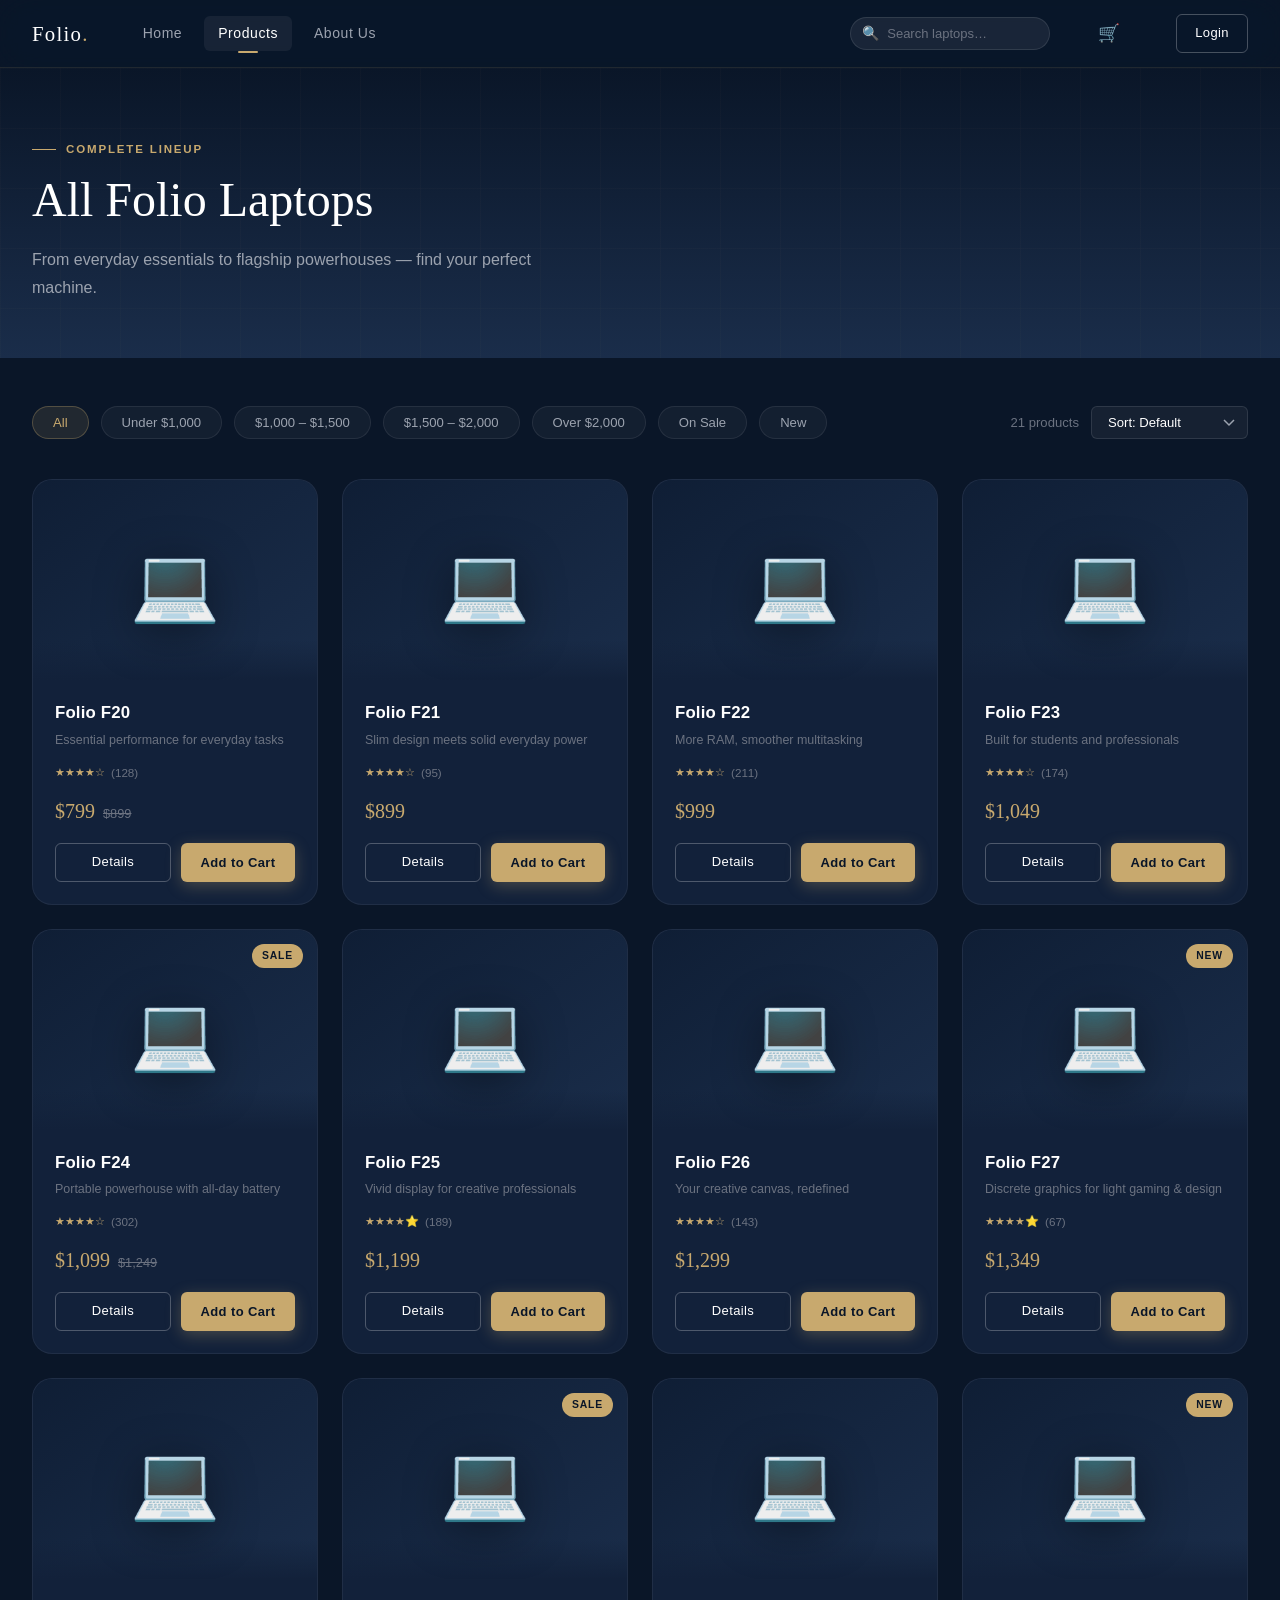
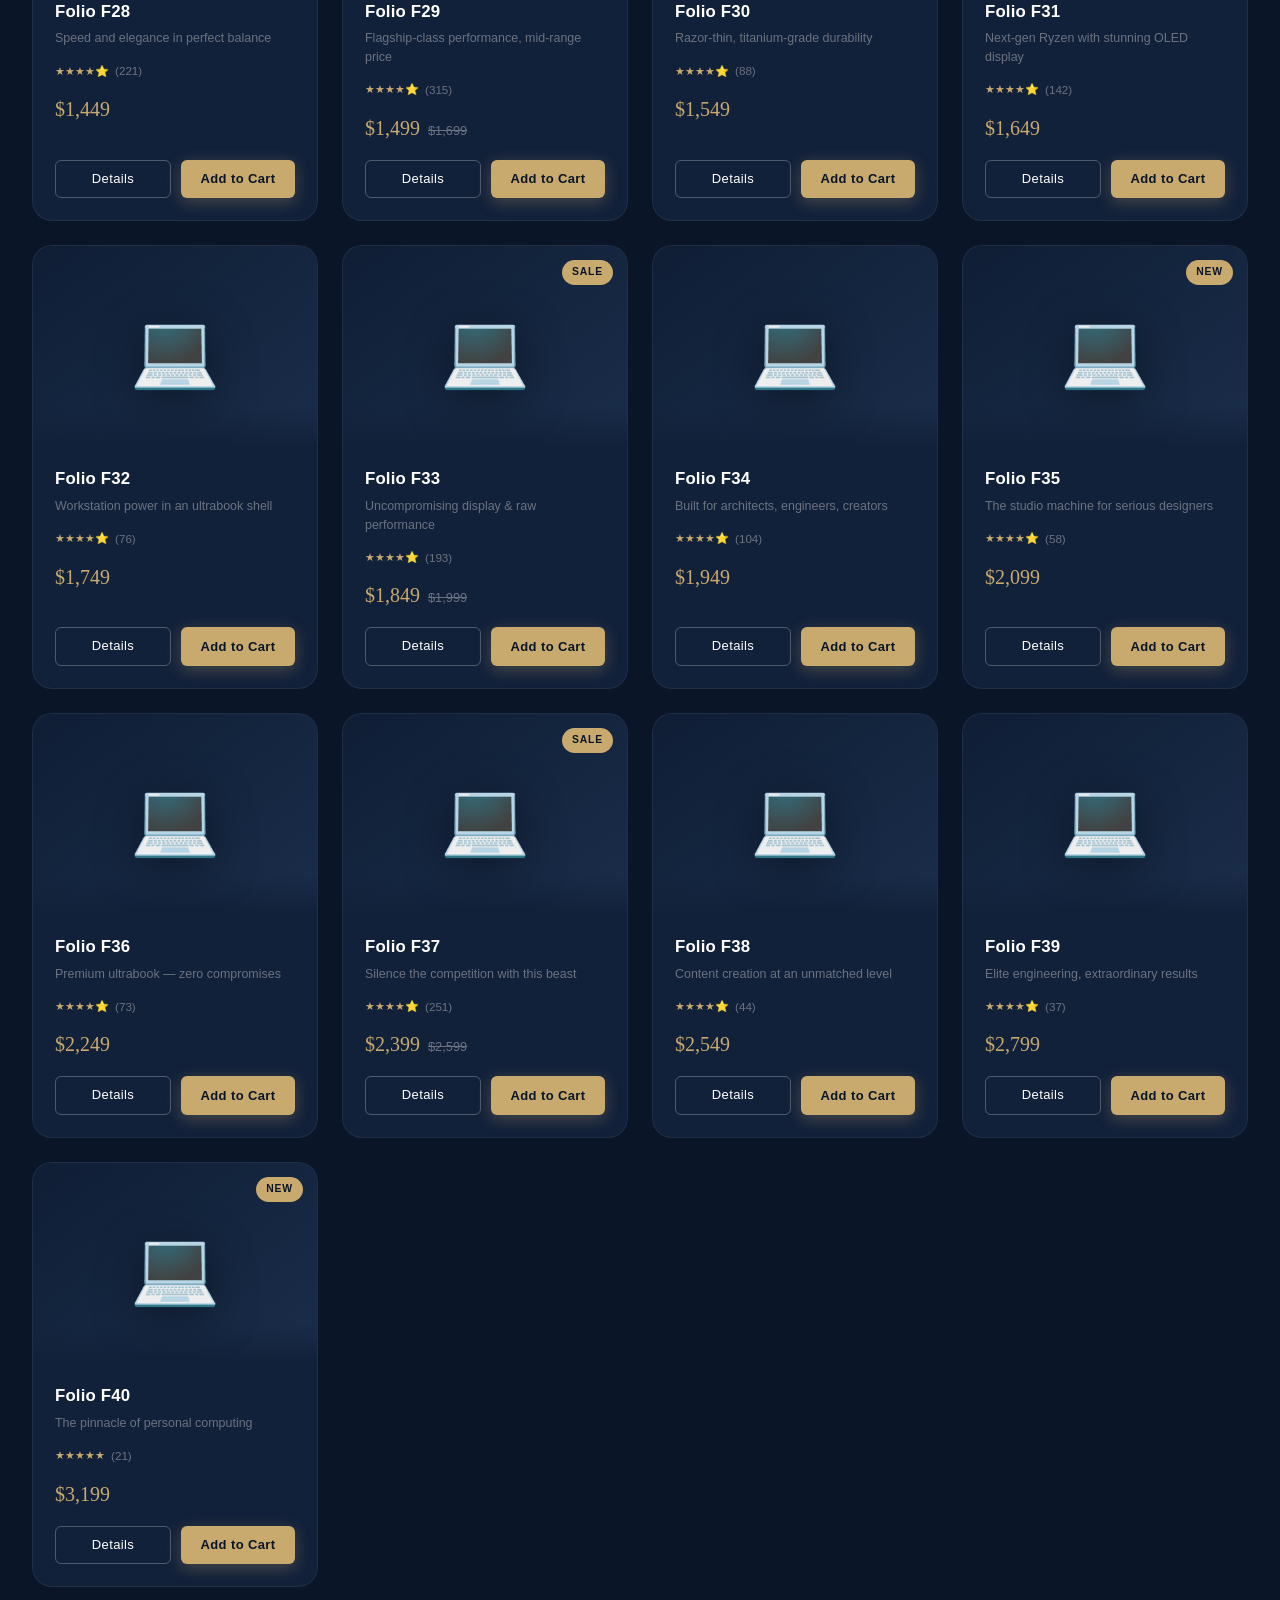
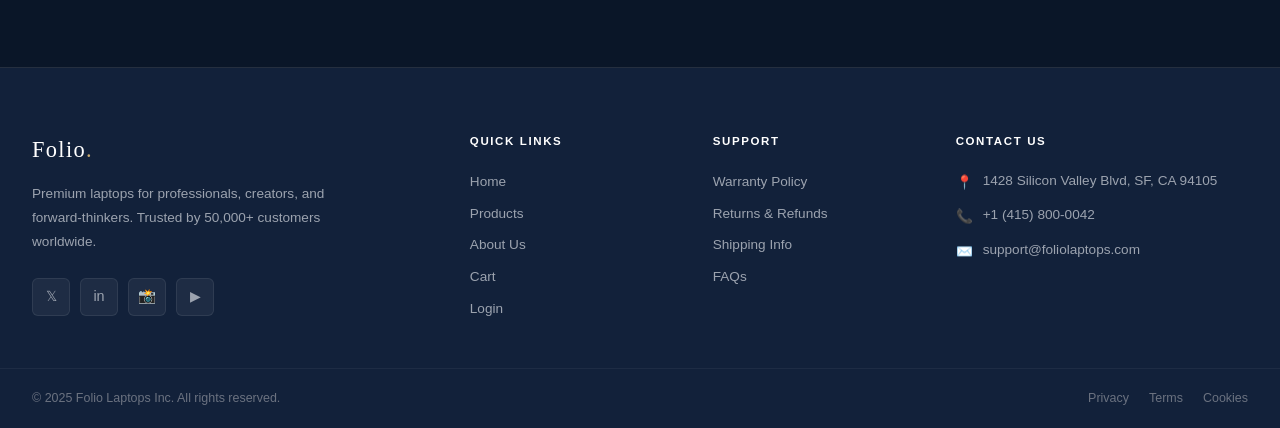
<file: products.html>
<!DOCTYPE html>
<html lang="en">
<head>
  <meta charset="UTF-8" />
  <meta name="viewport" content="width=device-width, initial-scale=1.0" />
  <title>Products — Folio Laptops</title>
  <link rel="stylesheet" href="style.css" />
</head>
<body>

<!-- ============================================================
     NAVIGATION
============================================================ -->
<nav class="navbar">
  <div class="nav-inner">
    <a href="index.html" class="nav-logo">Folio<span>.</span></a>
    <div class="nav-links">
      <a href="index.html">Home</a>
      <a href="products.html" class="active">Products</a>
      <a href="about.html">About Us</a>
    </div>
    <div class="nav-search">
      <span class="nav-search-icon">🔍</span>
      <input type="text" placeholder="Search laptops…" />
    </div>
    <a href="cart.html" class="nav-cart">
      🛒
      <span class="cart-badge">0</span>
    </a>
    <a href="login.html" class="btn btn-outline btn-sm" style="margin-left:8px">Login</a>
    <button class="nav-hamburger" aria-label="Menu">
      <span></span><span></span><span></span>
    </button>
  </div>
</nav>

<!-- Mobile Nav -->
<div class="nav-mobile">
  <a href="index.html">Home</a>
  <a href="products.html">Products</a>
  <a href="about.html">About Us</a>
  <a href="cart.html">Cart 🛒</a>
  <a href="login.html">Login</a>
</div>

<div class="page-wrapper">

  <!-- ============================================================
       PAGE HERO
  ============================================================ -->
  <div class="products-page-hero">
    <div class="section-inner">
      <div class="page-fade-in" style="position:relative;z-index:1">
        <div class="section-eyebrow">Complete Lineup</div>
        <h1 class="section-heading" style="font-family:var(--font-display);font-size:clamp(2rem,4vw,3rem)">
          All Folio Laptops
        </h1>
        <p class="section-subtext">
          From everyday essentials to flagship powerhouses — find your perfect machine.
        </p>
      </div>
    </div>
  </div>

  <!-- ============================================================
       FILTER & SORT BAR
  ============================================================ -->
  <section class="section" style="padding-top:48px;padding-bottom:80px">
    <div class="section-inner">

      <div class="products-filter-bar reveal">
        <button class="filter-btn active" data-filter="all">All</button>
        <button class="filter-btn" data-filter="under1000">Under $1,000</button>
        <button class="filter-btn" data-filter="1000-1500">$1,000 – $1,500</button>
        <button class="filter-btn" data-filter="1500-2000">$1,500 – $2,000</button>
        <button class="filter-btn" data-filter="over2000">Over $2,000</button>
        <button class="filter-btn" data-filter="sale">On Sale</button>
        <button class="filter-btn" data-filter="new">New</button>
        <span class="products-count" id="products-count">21 products</span>
        <select class="sort-select" id="sort-select">
          <option value="default">Sort: Default</option>
          <option value="price-asc">Price: Low to High</option>
          <option value="price-desc">Price: High to Low</option>
          <option value="rating">Top Rated</option>
          <option value="reviews">Most Reviewed</option>
        </select>
      </div>

      <!-- Products Grid -->
      <div class="products-grid stagger-children" id="products-grid">
        <!-- Injected by script.js -->
      </div>

    </div>
  </section>

  <!-- ============================================================
       FOOTER
  ============================================================ -->
  <footer>
    <div class="footer-upper">
      <div>
        <div class="footer-brand-logo">Folio<span>.</span></div>
        <p class="footer-brand-desc">Premium laptops for professionals, creators, and forward-thinkers. Trusted by 50,000+ customers worldwide.</p>
        <div class="footer-social">
          <div class="footer-social-btn">𝕏</div>
          <div class="footer-social-btn">in</div>
          <div class="footer-social-btn">📸</div>
          <div class="footer-social-btn">▶</div>
        </div>
      </div>
      <div>
        <div class="footer-col-title">Quick Links</div>
        <div class="footer-col-links">
          <a href="index.html">Home</a>
          <a href="products.html">Products</a>
          <a href="about.html">About Us</a>
          <a href="cart.html">Cart</a>
          <a href="login.html">Login</a>
        </div>
      </div>
      <div>
        <div class="footer-col-title">Support</div>
        <div class="footer-col-links">
          <a href="#">Warranty Policy</a>
          <a href="#">Returns & Refunds</a>
          <a href="#">Shipping Info</a>
          <a href="#">FAQs</a>
        </div>
      </div>
      <div>
        <div class="footer-col-title">Contact Us</div>
        <div class="footer-contact-item"><span class="footer-contact-icon">📍</span><span>1428 Silicon Valley Blvd, SF, CA 94105</span></div>
        <div class="footer-contact-item"><span class="footer-contact-icon">📞</span><span>+1 (415) 800-0042</span></div>
        <div class="footer-contact-item"><span class="footer-contact-icon">✉️</span><span>support@foliolaptops.com</span></div>
      </div>
    </div>
    <div class="footer-lower">
      <div class="footer-copyright">© 2025 Folio Laptops Inc. All rights reserved.</div>
      <div class="footer-legal-links">
        <a href="#">Privacy</a>
        <a href="#">Terms</a>
        <a href="#">Cookies</a>
      </div>
    </div>
  </footer>

</div><!-- end page-wrapper -->

<script src="script.js"></script>
</body>
</html>
</file>
<file: style.css>
/* ============================================================
   FOLIO LAPTOPS — Global Stylesheet
   Color tokens, typography, layout, components, animations
   ============================================================ */

/* === CSS VARIABLES / DESIGN TOKENS === */
:root {
  --navy:        #0a1628;
  --navy-mid:    #1a2d4a;
  --navy-light:  #243b5e;
  --navy-card:   #12213a;
  --gray-dark:   #6b7280;
  --gray-mid:    #9ca3af;
  --gray-light:  #e5e7eb;
  --gray-subtle: #f3f4f6;
  --white:       #ffffff;
  --accent:      #c8a96e;
  --accent-dim:  #a8894e;
  --danger:      #ef4444;
  --success:     #22c55e;

  --font-display: Georgia, 'Times New Roman', serif;
  --font-body:    'Helvetica Neue', Helvetica, Arial, sans-serif;

  --radius-sm:  6px;
  --radius-md:  12px;
  --radius-lg:  20px;
  --radius-xl:  32px;

  --shadow-card:   0 4px 24px rgba(0,0,0,0.35);
  --shadow-hover:  0 12px 40px rgba(0,0,0,0.5);
  --shadow-glow:   0 0 32px rgba(200,169,110,0.18);
  --transition:    0.3s cubic-bezier(0.4,0,0.2,1);
}

/* === RESET & BASE === */
*, *::before, *::after { box-sizing: border-box; margin: 0; padding: 0; }

html { scroll-behavior: smooth; font-size: 16px; }

body {
  font-family: var(--font-body);
  background: var(--navy);
  color: var(--white);
  line-height: 1.6;
  min-height: 100vh;
  -webkit-font-smoothing: antialiased;
}

a { color: inherit; text-decoration: none; }
img { max-width: 100%; display: block; }
ul { list-style: none; }
button { cursor: pointer; border: none; background: none; font-family: inherit; }
input, textarea { font-family: inherit; }

/* === SCROLLBAR === */
::-webkit-scrollbar { width: 6px; }
::-webkit-scrollbar-track { background: var(--navy-mid); }
::-webkit-scrollbar-thumb { background: var(--navy-light); border-radius: 3px; }
::-webkit-scrollbar-thumb:hover { background: var(--accent); }

/* ============================================================
   NAVIGATION
   ============================================================ */
.navbar {
  position: fixed;
  top: 0; left: 0; right: 0;
  z-index: 1000;
  height: 68px;
  background: rgba(10, 22, 40, 0.82);
  backdrop-filter: blur(20px) saturate(180%);
  -webkit-backdrop-filter: blur(20px) saturate(180%);
  border-bottom: 1px solid rgba(200,169,110,0.12);
  display: flex;
  align-items: center;
}

.nav-inner {
  width: 100%;
  max-width: 1280px;
  margin: 0 auto;
  padding: 0 32px;
  display: flex;
  align-items: center;
  gap: 40px;
}

.nav-logo {
  font-family: var(--font-display);
  font-size: 1.3rem;
  font-weight: 400;
  letter-spacing: 0.06em;
  color: var(--white);
  white-space: nowrap;
  flex-shrink: 0;
}

.nav-logo span { color: var(--accent); }

.nav-links {
  display: flex;
  align-items: center;
  gap: 8px;
  flex: 1;
}

.nav-links a {
  font-size: 0.875rem;
  font-weight: 400;
  letter-spacing: 0.04em;
  color: var(--gray-mid);
  padding: 6px 14px;
  border-radius: var(--radius-sm);
  transition: color var(--transition), background var(--transition);
  position: relative;
}

.nav-links a:hover, .nav-links a.active {
  color: var(--white);
  background: rgba(255,255,255,0.06);
}

.nav-links a.active::after {
  content: '';
  position: absolute;
  bottom: -2px; left: 50%;
  transform: translateX(-50%);
  width: 20px; height: 2px;
  background: var(--accent);
  border-radius: 1px;
}

/* Search bar */
.nav-search {
  position: relative;
  flex-shrink: 0;
}

.nav-search input {
  width: 200px;
  padding: 8px 16px 8px 36px;
  background: rgba(255,255,255,0.07);
  border: 1px solid rgba(255,255,255,0.1);
  border-radius: 20px;
  color: var(--white);
  font-size: 0.8125rem;
  outline: none;
  transition: all var(--transition);
}

.nav-search input::placeholder { color: var(--gray-dark); }
.nav-search input:focus {
  background: rgba(255,255,255,0.1);
  border-color: var(--accent);
  width: 240px;
  box-shadow: 0 0 0 3px rgba(200,169,110,0.1);
}

.nav-search-icon {
  position: absolute;
  left: 12px; top: 50%;
  transform: translateY(-50%);
  color: var(--gray-dark);
  font-size: 0.875rem;
  pointer-events: none;
}

/* Cart icon */
.nav-cart {
  position: relative;
  color: var(--gray-mid);
  font-size: 1.1rem;
  padding: 8px;
  border-radius: var(--radius-sm);
  transition: color var(--transition);
  flex-shrink: 0;
}
.nav-cart:hover { color: var(--accent); }

.cart-badge {
  position: absolute;
  top: 2px; right: 2px;
  background: var(--accent);
  color: var(--navy);
  font-size: 0.625rem;
  font-weight: 700;
  width: 16px; height: 16px;
  border-radius: 50%;
  display: flex;
  align-items: center;
  justify-content: center;
  display: none;
}
.cart-badge.visible { display: flex; }

/* Hamburger */
.nav-hamburger {
  display: none;
  flex-direction: column;
  gap: 5px;
  padding: 6px;
  margin-left: auto;
}
.nav-hamburger span {
  display: block;
  width: 22px; height: 2px;
  background: var(--white);
  border-radius: 2px;
  transition: all var(--transition);
}

/* Mobile nav */
.nav-mobile {
  display: none;
  position: fixed;
  top: 68px; left: 0; right: 0;
  background: rgba(10,22,40,0.97);
  backdrop-filter: blur(20px);
  z-index: 999;
  padding: 24px 32px;
  border-bottom: 1px solid rgba(255,255,255,0.08);
  flex-direction: column;
  gap: 4px;
}
.nav-mobile.open { display: flex; }
.nav-mobile a {
  padding: 12px 0;
  color: var(--gray-mid);
  font-size: 1rem;
  border-bottom: 1px solid rgba(255,255,255,0.06);
  transition: color var(--transition);
}
.nav-mobile a:hover { color: var(--white); }

/* ============================================================
   PAGE WRAPPER
   ============================================================ */
.page-wrapper {
  padding-top: 68px;
  min-height: 100vh;
  display: flex;
  flex-direction: column;
}

/* ============================================================
   BUTTONS
   ============================================================ */
.btn {
  display: inline-flex;
  align-items: center;
  justify-content: center;
  gap: 8px;
  padding: 13px 28px;
  border-radius: var(--radius-md);
  font-size: 0.9rem;
  font-weight: 500;
  letter-spacing: 0.03em;
  transition: all var(--transition);
  position: relative;
  overflow: hidden;
}

.btn::after {
  content: '';
  position: absolute;
  inset: 0;
  background: rgba(255,255,255,0);
  transition: background var(--transition);
}
.btn:hover::after { background: rgba(255,255,255,0.06); }

.btn-primary {
  background: var(--accent);
  color: var(--navy);
  font-weight: 600;
  box-shadow: 0 4px 16px rgba(200,169,110,0.3);
}
.btn-primary:hover {
  background: #d4b87a;
  box-shadow: 0 6px 24px rgba(200,169,110,0.45);
  transform: translateY(-1px);
}
.btn-primary:active { transform: translateY(0); }

.btn-outline {
  background: transparent;
  color: var(--white);
  border: 1px solid rgba(255,255,255,0.25);
}
.btn-outline:hover {
  border-color: var(--accent);
  color: var(--accent);
  box-shadow: 0 0 16px rgba(200,169,110,0.1);
}

.btn-ghost {
  background: rgba(255,255,255,0.06);
  color: var(--white);
  border: 1px solid rgba(255,255,255,0.08);
}
.btn-ghost:hover { background: rgba(255,255,255,0.1); }

.btn-danger {
  background: rgba(239,68,68,0.12);
  color: #ef4444;
  border: 1px solid rgba(239,68,68,0.2);
}
.btn-danger:hover { background: rgba(239,68,68,0.2); }

.btn-sm { padding: 8px 18px; font-size: 0.8125rem; border-radius: var(--radius-sm); }
.btn-lg { padding: 16px 36px; font-size: 1rem; border-radius: var(--radius-lg); }
.btn-full { width: 100%; }

/* ============================================================
   HERO SECTION
   ============================================================ */
.hero {
  min-height: 94vh;
  display: flex;
  align-items: center;
  position: relative;
  overflow: hidden;
  background: linear-gradient(135deg, var(--navy) 0%, #0d1f3c 50%, #0a1628 100%);
}

.hero-bg {
  position: absolute;
  inset: 0;
  pointer-events: none;
}

/* Geometric accent lines */
.hero-bg::before {
  content: '';
  position: absolute;
  top: -10%; right: -5%;
  width: 700px; height: 700px;
  border-radius: 50%;
  border: 1px solid rgba(200,169,110,0.08);
}
.hero-bg::after {
  content: '';
  position: absolute;
  top: 5%; right: 5%;
  width: 500px; height: 500px;
  border-radius: 50%;
  border: 1px solid rgba(200,169,110,0.06);
}

.hero-grid-accent {
  position: absolute;
  inset: 0;
  background-image:
    linear-gradient(rgba(200,169,110,0.03) 1px, transparent 1px),
    linear-gradient(90deg, rgba(200,169,110,0.03) 1px, transparent 1px);
  background-size: 80px 80px;
}

.hero-inner {
  max-width: 1280px;
  margin: 0 auto;
  padding: 0 32px;
  display: grid;
  grid-template-columns: 1fr 1fr;
  align-items: center;
  gap: 80px;
  width: 100%;
  position: relative;
  z-index: 1;
}

.hero-eyebrow {
  display: inline-flex;
  align-items: center;
  gap: 8px;
  font-size: 0.75rem;
  font-weight: 600;
  letter-spacing: 0.14em;
  text-transform: uppercase;
  color: var(--accent);
  margin-bottom: 24px;
}
.hero-eyebrow::before {
  content: '';
  display: inline-block;
  width: 28px; height: 1px;
  background: var(--accent);
}

.hero-headline {
  font-family: var(--font-display);
  font-size: clamp(2.4rem, 4.5vw, 3.8rem);
  font-weight: 400;
  line-height: 1.18;
  letter-spacing: -0.01em;
  margin-bottom: 20px;
}

.hero-headline em {
  font-style: italic;
  color: var(--accent);
}

.hero-sub {
  font-size: 1.05rem;
  color: var(--gray-mid);
  max-width: 440px;
  line-height: 1.75;
  margin-bottom: 36px;
}

.hero-cta-group {
  display: flex;
  gap: 16px;
  flex-wrap: wrap;
}

.hero-visual {
  position: relative;
  display: flex;
  align-items: center;
  justify-content: center;
}

.hero-laptop-wrap {
  position: relative;
  width: 100%;
  max-width: 520px;
}

.hero-laptop-card {
  background: linear-gradient(145deg, var(--navy-mid), var(--navy-card));
  border: 1px solid rgba(200,169,110,0.15);
  border-radius: var(--radius-xl);
  padding: 40px;
  box-shadow: var(--shadow-hover), var(--shadow-glow);
  animation: heroFloat 5s ease-in-out infinite;
}

@keyframes heroFloat {
  0%, 100% { transform: translateY(0); }
  50%       { transform: translateY(-14px); }
}

.hero-laptop-screen {
  background: linear-gradient(135deg, #0d1f3c, #162a48);
  border-radius: var(--radius-md);
  padding: 24px;
  margin-bottom: 20px;
  border: 1px solid rgba(255,255,255,0.06);
  min-height: 220px;
  display: flex;
  align-items: center;
  justify-content: center;
  position: relative;
  overflow: hidden;
}

.hero-laptop-screen::before {
  content: '';
  position: absolute;
  top: -50%; left: -50%;
  width: 200%; height: 200%;
  background: conic-gradient(from 0deg at 50% 50%, transparent 60%, rgba(200,169,110,0.05) 70%, transparent 80%);
  animation: screenSpin 8s linear infinite;
}
@keyframes screenSpin { to { transform: rotate(360deg); } }

.hero-screen-content {
  text-align: center;
  position: relative;
  z-index: 1;
}

.hero-screen-icon {
  font-size: 3rem;
  margin-bottom: 12px;
  display: block;
}

.hero-screen-label {
  font-size: 0.8rem;
  color: var(--accent);
  letter-spacing: 0.12em;
  text-transform: uppercase;
  font-weight: 500;
}

.hero-laptop-base {
  display: flex;
  align-items: center;
  justify-content: space-between;
}

.hero-laptop-tag {
  font-size: 0.75rem;
  color: var(--gray-dark);
  letter-spacing: 0.08em;
}

.hero-laptop-badge {
  background: rgba(200,169,110,0.12);
  border: 1px solid rgba(200,169,110,0.25);
  color: var(--accent);
  font-size: 0.7rem;
  font-weight: 600;
  letter-spacing: 0.1em;
  text-transform: uppercase;
  padding: 4px 12px;
  border-radius: 20px;
}

/* Stats strip */
.hero-stats {
  display: flex;
  gap: 40px;
  margin-top: 48px;
  padding-top: 32px;
  border-top: 1px solid rgba(255,255,255,0.07);
}
.hero-stat-num {
  font-family: var(--font-display);
  font-size: 1.9rem;
  color: var(--white);
  font-weight: 400;
}
.hero-stat-num span { color: var(--accent); }
.hero-stat-label {
  font-size: 0.75rem;
  color: var(--gray-dark);
  text-transform: uppercase;
  letter-spacing: 0.1em;
  margin-top: 2px;
}

/* ============================================================
   SECTION LAYOUTS
   ============================================================ */
.section {
  padding: 96px 0;
}

.section-inner {
  max-width: 1280px;
  margin: 0 auto;
  padding: 0 32px;
}

.section-eyebrow {
  font-size: 0.72rem;
  font-weight: 700;
  letter-spacing: 0.16em;
  text-transform: uppercase;
  color: var(--accent);
  margin-bottom: 12px;
  display: flex;
  align-items: center;
  gap: 10px;
}
.section-eyebrow::before {
  content: '';
  display: inline-block;
  width: 24px; height: 1px;
  background: var(--accent);
}

.section-heading {
  font-family: var(--font-display);
  font-size: clamp(1.8rem, 3vw, 2.6rem);
  font-weight: 400;
  line-height: 1.25;
  margin-bottom: 16px;
}

.section-subtext {
  color: var(--gray-mid);
  font-size: 1rem;
  max-width: 500px;
  line-height: 1.75;
}

.section-header {
  margin-bottom: 52px;
}

.section-header-flex {
  display: flex;
  align-items: flex-end;
  justify-content: space-between;
  margin-bottom: 52px;
  gap: 24px;
  flex-wrap: wrap;
}

/* Divider */
.divider {
  height: 1px;
  background: linear-gradient(90deg, transparent, rgba(200,169,110,0.2), transparent);
  margin: 0;
}

/* ============================================================
   PRODUCT CARDS
   ============================================================ */
.products-grid {
  display: grid;
  grid-template-columns: repeat(auto-fill, minmax(280px, 1fr));
  gap: 24px;
}

.product-card {
  background: var(--navy-card);
  border: 1px solid rgba(255,255,255,0.06);
  border-radius: var(--radius-lg);
  overflow: hidden;
  transition: all var(--transition);
  cursor: pointer;
  position: relative;
  display: flex;
  flex-direction: column;
}

.product-card::before {
  content: '';
  position: absolute;
  inset: 0;
  border-radius: var(--radius-lg);
  border: 1px solid transparent;
  background: linear-gradient(135deg, rgba(200,169,110,0), rgba(200,169,110,0)) border-box;
  transition: background var(--transition);
  pointer-events: none;
  z-index: 1;
}

.product-card:hover {
  transform: translateY(-6px);
  box-shadow: var(--shadow-hover), 0 0 40px rgba(200,169,110,0.12);
  border-color: rgba(200,169,110,0.22);
}

.product-card:hover::before {
  background: linear-gradient(135deg, rgba(200,169,110,0.12), rgba(200,169,110,0)) border-box;
}

.product-img-wrap {
  background: linear-gradient(145deg, #0f1e35, #1a2d4a);
  padding: 32px 24px 24px;
  display: flex;
  align-items: center;
  justify-content: center;
  min-height: 200px;
  position: relative;
  overflow: hidden;
  transition: background var(--transition);
}

.product-card:hover .product-img-wrap {
  background: linear-gradient(145deg, #122040, #1e3354);
}

.product-img-wrap::after {
  content: '';
  position: absolute;
  bottom: 0; left: 0; right: 0;
  height: 40px;
  background: linear-gradient(to top, var(--navy-card), transparent);
}

.product-laptop-icon {
  font-size: 4.5rem;
  position: relative;
  z-index: 1;
  transition: transform var(--transition);
  filter: drop-shadow(0 8px 24px rgba(0,0,0,0.4));
}

.product-card:hover .product-laptop-icon {
  transform: scale(1.08) translateY(-4px);
}

.product-badge {
  position: absolute;
  top: 14px; right: 14px;
  background: var(--accent);
  color: var(--navy);
  font-size: 0.65rem;
  font-weight: 700;
  letter-spacing: 0.08em;
  text-transform: uppercase;
  padding: 4px 10px;
  border-radius: 20px;
  z-index: 2;
}

.product-body {
  padding: 20px 22px 22px;
  flex: 1;
  display: flex;
  flex-direction: column;
}

.product-name {
  font-size: 1.05rem;
  font-weight: 600;
  letter-spacing: 0.01em;
  margin-bottom: 4px;
  color: var(--white);
}

.product-tagline {
  font-size: 0.78rem;
  color: var(--gray-dark);
  margin-bottom: 14px;
  line-height: 1.5;
}

.product-price {
  font-size: 1.25rem;
  font-family: var(--font-display);
  color: var(--accent);
  font-weight: 400;
  margin-bottom: 16px;
}

.product-price-original {
  font-size: 0.8rem;
  color: var(--gray-dark);
  text-decoration: line-through;
  margin-left: 8px;
  font-family: var(--font-body);
}

.product-actions {
  display: flex;
  gap: 10px;
  margin-top: auto;
}

.product-actions .btn {
  flex: 1;
}

/* Rating */
.product-rating {
  display: flex;
  align-items: center;
  gap: 6px;
  margin-bottom: 12px;
}

.stars {
  display: flex;
  gap: 2px;
  color: var(--accent);
  font-size: 0.7rem;
}

.rating-count {
  font-size: 0.73rem;
  color: var(--gray-dark);
}

/* ============================================================
   ABOUT / INTRO SECTION
   ============================================================ */
.intro-section {
  background: linear-gradient(180deg, var(--navy) 0%, var(--navy-mid) 100%);
}

.intro-grid {
  display: grid;
  grid-template-columns: 1fr 1fr;
  gap: 80px;
  align-items: center;
}

.intro-features {
  display: flex;
  flex-direction: column;
  gap: 28px;
  margin-top: 40px;
}

.intro-feature {
  display: flex;
  gap: 18px;
  align-items: flex-start;
}

.intro-feature-icon {
  width: 44px; height: 44px;
  background: rgba(200,169,110,0.1);
  border: 1px solid rgba(200,169,110,0.2);
  border-radius: var(--radius-sm);
  display: flex;
  align-items: center;
  justify-content: center;
  font-size: 1.1rem;
  flex-shrink: 0;
  transition: all var(--transition);
}

.intro-feature:hover .intro-feature-icon {
  background: rgba(200,169,110,0.18);
  transform: scale(1.05);
}

.intro-feature-title {
  font-weight: 600;
  margin-bottom: 4px;
  font-size: 0.95rem;
}

.intro-feature-text {
  font-size: 0.85rem;
  color: var(--gray-mid);
  line-height: 1.6;
}

/* Visual panel */
.intro-visual {
  position: relative;
}

.intro-panel {
  background: linear-gradient(145deg, var(--navy-card), var(--navy-light));
  border: 1px solid rgba(200,169,110,0.12);
  border-radius: var(--radius-xl);
  padding: 40px;
  position: relative;
  overflow: hidden;
}

.intro-panel::before {
  content: '';
  position: absolute;
  top: -60px; right: -60px;
  width: 240px; height: 240px;
  background: radial-gradient(circle, rgba(200,169,110,0.08), transparent 70%);
  pointer-events: none;
}

.intro-panel-headline {
  font-family: var(--font-display);
  font-size: 2.2rem;
  font-weight: 400;
  line-height: 1.2;
  margin-bottom: 20px;
}

.intro-panel-list {
  display: flex;
  flex-direction: column;
  gap: 14px;
}

.intro-panel-item {
  display: flex;
  align-items: center;
  gap: 12px;
  font-size: 0.9rem;
  color: var(--gray-mid);
}

.intro-panel-item::before {
  content: '';
  width: 6px; height: 6px;
  border-radius: 50%;
  background: var(--accent);
  flex-shrink: 0;
}

/* ============================================================
   PRODUCTS PAGE SPECIFIC
   ============================================================ */
.products-page-hero {
  padding: 72px 0 56px;
  background: linear-gradient(180deg, var(--navy) 0%, var(--navy-mid) 100%);
  position: relative;
  overflow: hidden;
}

.products-page-hero::before {
  content: '';
  position: absolute;
  top: 0; left: 0; right: 0; bottom: 0;
  background-image:
    linear-gradient(rgba(200,169,110,0.025) 1px, transparent 1px),
    linear-gradient(90deg, rgba(200,169,110,0.025) 1px, transparent 1px);
  background-size: 60px 60px;
}

.products-filter-bar {
  display: flex;
  align-items: center;
  gap: 12px;
  margin-bottom: 40px;
  flex-wrap: wrap;
}

.filter-btn {
  padding: 8px 20px;
  border-radius: 20px;
  font-size: 0.82rem;
  font-weight: 500;
  color: var(--gray-mid);
  background: rgba(255,255,255,0.04);
  border: 1px solid rgba(255,255,255,0.08);
  transition: all var(--transition);
  cursor: pointer;
}
.filter-btn:hover, .filter-btn.active {
  background: rgba(200,169,110,0.12);
  border-color: rgba(200,169,110,0.3);
  color: var(--accent);
}

.products-count {
  margin-left: auto;
  font-size: 0.82rem;
  color: var(--gray-dark);
}

/* Sort select */
.sort-select {
  background: rgba(255,255,255,0.05);
  border: 1px solid rgba(255,255,255,0.1);
  color: var(--white);
  padding: 8px 16px;
  border-radius: var(--radius-sm);
  font-size: 0.82rem;
  outline: none;
  cursor: pointer;
  transition: border-color var(--transition);
  appearance: none;
  -webkit-appearance: none;
  background-image: url("data:image/svg+xml,%3Csvg xmlns='http://www.w3.org/2000/svg' width='12' height='8' viewBox='0 0 12 8'%3E%3Cpath d='M1 1l5 5 5-5' stroke='%239ca3af' fill='none' stroke-width='1.5'/%3E%3C/svg%3E");
  background-repeat: no-repeat;
  background-position: right 12px center;
  padding-right: 32px;
}
.sort-select:focus { border-color: var(--accent); }
.sort-select option { background: var(--navy-mid); }

/* ============================================================
   PRODUCT DETAIL PAGE
   ============================================================ */
.product-detail-section {
  padding: 64px 0;
}

.product-detail-grid {
  display: grid;
  grid-template-columns: 1fr 1fr;
  gap: 72px;
  align-items: start;
}

.product-detail-visual {
  position: sticky;
  top: 96px;
}

.product-detail-img-card {
  background: linear-gradient(145deg, var(--navy-card), #162640);
  border: 1px solid rgba(200,169,110,0.12);
  border-radius: var(--radius-xl);
  padding: 64px 48px;
  display: flex;
  align-items: center;
  justify-content: center;
  min-height: 380px;
  position: relative;
  overflow: hidden;
}

.product-detail-img-card::before {
  content: '';
  position: absolute;
  top: 50%; left: 50%;
  transform: translate(-50%,-50%);
  width: 300px; height: 300px;
  background: radial-gradient(circle, rgba(200,169,110,0.06), transparent 70%);
}

.product-detail-laptop-icon {
  font-size: 8rem;
  filter: drop-shadow(0 16px 40px rgba(0,0,0,0.5));
  position: relative;
  z-index: 1;
  animation: detailFloat 4s ease-in-out infinite;
}
@keyframes detailFloat {
  0%,100% { transform: translateY(0); }
  50%      { transform: translateY(-10px); }
}

.detail-thumbnails {
  display: flex;
  gap: 10px;
  margin-top: 16px;
  justify-content: center;
}

.detail-thumb {
  width: 54px; height: 54px;
  background: rgba(255,255,255,0.05);
  border: 1px solid rgba(255,255,255,0.08);
  border-radius: var(--radius-sm);
  display: flex;
  align-items: center;
  justify-content: center;
  font-size: 1.4rem;
  cursor: pointer;
  transition: all var(--transition);
}
.detail-thumb:hover, .detail-thumb.active {
  border-color: var(--accent);
  background: rgba(200,169,110,0.08);
}

/* Detail info */
.detail-breadcrumb {
  font-size: 0.78rem;
  color: var(--gray-dark);
  margin-bottom: 16px;
  display: flex;
  gap: 8px;
  align-items: center;
}
.detail-breadcrumb a:hover { color: var(--accent); }
.detail-breadcrumb span { color: var(--gray-dark); opacity: 0.5; }

.detail-model {
  font-size: 0.78rem;
  font-weight: 600;
  letter-spacing: 0.14em;
  text-transform: uppercase;
  color: var(--accent);
  margin-bottom: 10px;
}

.detail-name {
  font-family: var(--font-display);
  font-size: clamp(1.8rem, 3vw, 2.4rem);
  font-weight: 400;
  line-height: 1.2;
  margin-bottom: 16px;
}

.detail-rating-row {
  display: flex;
  align-items: center;
  gap: 12px;
  margin-bottom: 24px;
}

.detail-price-block {
  padding: 24px 0;
  border-top: 1px solid rgba(255,255,255,0.07);
  border-bottom: 1px solid rgba(255,255,255,0.07);
  margin-bottom: 28px;
}

.detail-price {
  font-family: var(--font-display);
  font-size: 2.2rem;
  color: var(--accent);
  font-weight: 400;
  margin-bottom: 6px;
}

.detail-price-sub {
  font-size: 0.82rem;
  color: var(--gray-dark);
}

.detail-desc {
  color: var(--gray-mid);
  line-height: 1.8;
  margin-bottom: 28px;
  font-size: 0.95rem;
}

/* Specs table */
.detail-specs {
  margin-bottom: 32px;
}

.detail-specs-title {
  font-size: 0.8rem;
  font-weight: 700;
  letter-spacing: 0.12em;
  text-transform: uppercase;
  color: var(--gray-dark);
  margin-bottom: 16px;
}

.specs-table {
  display: flex;
  flex-direction: column;
  gap: 0;
  border: 1px solid rgba(255,255,255,0.07);
  border-radius: var(--radius-md);
  overflow: hidden;
}

.spec-row {
  display: grid;
  grid-template-columns: 120px 1fr;
  gap: 0;
  border-bottom: 1px solid rgba(255,255,255,0.05);
}
.spec-row:last-child { border-bottom: none; }

.spec-key {
  padding: 11px 16px;
  font-size: 0.8rem;
  color: var(--gray-dark);
  background: rgba(255,255,255,0.02);
  font-weight: 500;
}

.spec-val {
  padding: 11px 16px;
  font-size: 0.8rem;
  color: var(--gray-mid);
}

/* Qty + add to cart */
.detail-qty-row {
  display: flex;
  align-items: center;
  gap: 16px;
  margin-bottom: 20px;
}

.qty-control {
  display: flex;
  align-items: center;
  background: rgba(255,255,255,0.05);
  border: 1px solid rgba(255,255,255,0.1);
  border-radius: var(--radius-sm);
  overflow: hidden;
}

.qty-btn {
  width: 40px; height: 40px;
  display: flex;
  align-items: center;
  justify-content: center;
  font-size: 1.1rem;
  color: var(--gray-mid);
  background: none;
  cursor: pointer;
  transition: all var(--transition);
}
.qty-btn:hover { background: rgba(255,255,255,0.08); color: var(--white); }

.qty-value {
  width: 44px;
  text-align: center;
  font-size: 0.95rem;
  font-weight: 600;
  color: var(--white);
  border-left: 1px solid rgba(255,255,255,0.07);
  border-right: 1px solid rgba(255,255,255,0.07);
}

/* ============================================================
   CART PAGE
   ============================================================ */
.cart-layout {
  display: grid;
  grid-template-columns: 1fr 360px;
  gap: 32px;
  align-items: start;
}

.cart-items-panel {
  background: var(--navy-card);
  border: 1px solid rgba(255,255,255,0.06);
  border-radius: var(--radius-lg);
  overflow: hidden;
}

.cart-panel-header {
  padding: 22px 28px;
  border-bottom: 1px solid rgba(255,255,255,0.07);
  font-size: 0.85rem;
  font-weight: 600;
  letter-spacing: 0.06em;
  color: var(--gray-mid);
  display: grid;
  grid-template-columns: 2fr 1fr 1fr 48px;
  gap: 16px;
}

.cart-item {
  display: grid;
  grid-template-columns: 2fr 1fr 1fr 48px;
  gap: 16px;
  align-items: center;
  padding: 22px 28px;
  border-bottom: 1px solid rgba(255,255,255,0.05);
  transition: background var(--transition);
}
.cart-item:last-child { border-bottom: none; }
.cart-item:hover { background: rgba(255,255,255,0.02); }

.cart-item-info {
  display: flex;
  align-items: center;
  gap: 18px;
}

.cart-item-thumb {
  width: 64px; height: 64px;
  background: linear-gradient(135deg, var(--navy-mid), var(--navy-light));
  border-radius: var(--radius-sm);
  display: flex;
  align-items: center;
  justify-content: center;
  font-size: 2rem;
  flex-shrink: 0;
  border: 1px solid rgba(255,255,255,0.06);
}

.cart-item-name {
  font-weight: 600;
  font-size: 0.95rem;
  margin-bottom: 4px;
}

.cart-item-model {
  font-size: 0.75rem;
  color: var(--gray-dark);
}

.cart-item-price {
  font-size: 1rem;
  color: var(--accent);
  font-family: var(--font-display);
}

.cart-item-total {
  font-size: 1rem;
  font-weight: 600;
}

.cart-item-remove {
  width: 32px; height: 32px;
  border-radius: var(--radius-sm);
  color: var(--gray-dark);
  display: flex;
  align-items: center;
  justify-content: center;
  font-size: 1rem;
  transition: all var(--transition);
  cursor: pointer;
  background: none;
  border: none;
}
.cart-item-remove:hover {
  background: rgba(239,68,68,0.12);
  color: var(--danger);
}

.cart-qty { /* reuse qty-control styles inline */ }

/* Summary panel */
.cart-summary {
  background: var(--navy-card);
  border: 1px solid rgba(255,255,255,0.06);
  border-radius: var(--radius-lg);
  padding: 28px;
  position: sticky;
  top: 96px;
}

.cart-summary-title {
  font-family: var(--font-display);
  font-size: 1.3rem;
  font-weight: 400;
  margin-bottom: 24px;
  padding-bottom: 20px;
  border-bottom: 1px solid rgba(255,255,255,0.07);
}

.summary-row {
  display: flex;
  justify-content: space-between;
  font-size: 0.88rem;
  color: var(--gray-mid);
  margin-bottom: 12px;
}

.summary-row.total {
  font-size: 1.1rem;
  font-weight: 600;
  color: var(--white);
  padding-top: 16px;
  margin-top: 8px;
  border-top: 1px solid rgba(255,255,255,0.07);
}

.summary-row.total .sum-val { color: var(--accent); font-family: var(--font-display); }

.promo-input-group {
  display: flex;
  gap: 8px;
  margin: 20px 0;
}

.promo-input {
  flex: 1;
  background: rgba(255,255,255,0.05);
  border: 1px solid rgba(255,255,255,0.1);
  border-radius: var(--radius-sm);
  padding: 10px 14px;
  color: var(--white);
  font-size: 0.85rem;
  outline: none;
  transition: border-color var(--transition);
}
.promo-input:focus { border-color: var(--accent); }
.promo-input::placeholder { color: var(--gray-dark); }

.cart-empty {
  text-align: center;
  padding: 80px 32px;
}

.cart-empty-icon {
  font-size: 4rem;
  margin-bottom: 20px;
  opacity: 0.4;
}

.cart-empty h3 {
  font-family: var(--font-display);
  font-size: 1.5rem;
  font-weight: 400;
  margin-bottom: 10px;
}

.cart-empty p {
  color: var(--gray-mid);
  margin-bottom: 28px;
}

/* ============================================================
   LOGIN PAGE
   ============================================================ */
.login-page {
  min-height: 100vh;
  display: flex;
  align-items: center;
  justify-content: center;
  padding: 120px 24px 60px;
  background: radial-gradient(ellipse at 30% 40%, rgba(26,45,74,0.8), transparent 60%),
              radial-gradient(ellipse at 70% 60%, rgba(200,169,110,0.04), transparent 50%),
              var(--navy);
}

.login-card {
  width: 100%;
  max-width: 440px;
  background: var(--navy-card);
  border: 1px solid rgba(255,255,255,0.07);
  border-radius: var(--radius-xl);
  padding: 48px 44px;
  box-shadow: 0 24px 64px rgba(0,0,0,0.5);
  position: relative;
  overflow: hidden;
}

.login-card::before {
  content: '';
  position: absolute;
  top: -80px; right: -80px;
  width: 250px; height: 250px;
  background: radial-gradient(circle, rgba(200,169,110,0.05), transparent 70%);
}

.login-logo {
  text-align: center;
  margin-bottom: 10px;
  font-family: var(--font-display);
  font-size: 1.5rem;
  letter-spacing: 0.04em;
}
.login-logo span { color: var(--accent); }

.login-tagline {
  text-align: center;
  font-size: 0.82rem;
  color: var(--gray-dark);
  margin-bottom: 36px;
  letter-spacing: 0.06em;
}

.form-group {
  margin-bottom: 20px;
}

.form-label {
  display: block;
  font-size: 0.78rem;
  font-weight: 600;
  letter-spacing: 0.08em;
  text-transform: uppercase;
  color: var(--gray-mid);
  margin-bottom: 8px;
}

.form-input {
  width: 100%;
  background: rgba(255,255,255,0.05);
  border: 1px solid rgba(255,255,255,0.1);
  border-radius: var(--radius-sm);
  padding: 13px 16px;
  color: var(--white);
  font-size: 0.9rem;
  outline: none;
  transition: all var(--transition);
}
.form-input::placeholder { color: var(--gray-dark); opacity: 0.6; }
.form-input:focus {
  border-color: var(--accent);
  background: rgba(255,255,255,0.07);
  box-shadow: 0 0 0 3px rgba(200,169,110,0.08);
}

.form-checkbox-row {
  display: flex;
  align-items: center;
  justify-content: space-between;
  margin-bottom: 28px;
}

.checkbox-label {
  display: flex;
  align-items: center;
  gap: 10px;
  font-size: 0.85rem;
  color: var(--gray-mid);
  cursor: pointer;
}

.checkbox-label input[type="checkbox"] {
  width: 16px; height: 16px;
  accent-color: var(--accent);
  cursor: pointer;
}

.form-forgot {
  font-size: 0.82rem;
  color: var(--gray-mid);
  transition: color var(--transition);
}
.form-forgot:hover { color: var(--accent); }

.login-divider {
  display: flex;
  align-items: center;
  gap: 12px;
  margin: 24px 0;
}
.login-divider::before, .login-divider::after {
  content: '';
  flex: 1;
  height: 1px;
  background: rgba(255,255,255,0.08);
}
.login-divider span {
  font-size: 0.75rem;
  color: var(--gray-dark);
  white-space: nowrap;
}

.social-btn {
  width: 100%;
  padding: 12px;
  background: rgba(255,255,255,0.05);
  border: 1px solid rgba(255,255,255,0.1);
  border-radius: var(--radius-sm);
  color: var(--white);
  font-size: 0.875rem;
  display: flex;
  align-items: center;
  justify-content: center;
  gap: 10px;
  cursor: pointer;
  transition: all var(--transition);
  margin-bottom: 10px;
}
.social-btn:hover { border-color: rgba(255,255,255,0.2); background: rgba(255,255,255,0.08); }

.login-footer-text {
  text-align: center;
  margin-top: 24px;
  font-size: 0.82rem;
  color: var(--gray-dark);
}
.login-footer-text a {
  color: var(--accent);
  transition: opacity var(--transition);
}
.login-footer-text a:hover { opacity: 0.8; }

/* ============================================================
   ABOUT PAGE
   ============================================================ */
.about-hero {
  padding: 100px 0 80px;
  text-align: center;
  position: relative;
  overflow: hidden;
}

.about-hero::before {
  content: '';
  position: absolute;
  top: 50%; left: 50%;
  transform: translate(-50%,-50%);
  width: 600px; height: 600px;
  background: radial-gradient(circle, rgba(200,169,110,0.05), transparent 70%);
  pointer-events: none;
}

.about-headline {
  font-family: var(--font-display);
  font-size: clamp(2.5rem, 5vw, 4rem);
  font-weight: 400;
  line-height: 1.15;
  max-width: 700px;
  margin: 0 auto 24px;
}

.about-lead {
  font-size: 1.1rem;
  color: var(--gray-mid);
  max-width: 560px;
  margin: 0 auto;
  line-height: 1.8;
}

.team-grid {
  display: grid;
  grid-template-columns: repeat(auto-fill, minmax(220px, 1fr));
  gap: 24px;
}

.team-card {
  background: var(--navy-card);
  border: 1px solid rgba(255,255,255,0.06);
  border-radius: var(--radius-lg);
  padding: 32px 24px;
  text-align: center;
  transition: all var(--transition);
}
.team-card:hover {
  transform: translateY(-4px);
  border-color: rgba(200,169,110,0.2);
  box-shadow: var(--shadow-card);
}

.team-avatar {
  width: 80px; height: 80px;
  border-radius: 50%;
  background: linear-gradient(135deg, var(--navy-mid), var(--navy-light));
  border: 2px solid rgba(200,169,110,0.2);
  display: flex;
  align-items: center;
  justify-content: center;
  font-size: 2rem;
  margin: 0 auto 16px;
}

.team-name {
  font-weight: 600;
  margin-bottom: 4px;
}

.team-role {
  font-size: 0.8rem;
  color: var(--accent);
  margin-bottom: 8px;
  font-weight: 500;
  letter-spacing: 0.06em;
}

.team-bio {
  font-size: 0.78rem;
  color: var(--gray-dark);
  line-height: 1.6;
}

.values-grid {
  display: grid;
  grid-template-columns: repeat(3, 1fr);
  gap: 24px;
}

.value-card {
  background: var(--navy-card);
  border: 1px solid rgba(255,255,255,0.06);
  border-radius: var(--radius-lg);
  padding: 36px 28px;
  transition: all var(--transition);
}
.value-card:hover {
  border-color: rgba(200,169,110,0.18);
  box-shadow: var(--shadow-card);
}

.value-icon {
  font-size: 2rem;
  margin-bottom: 16px;
}

.value-title {
  font-weight: 600;
  font-size: 1rem;
  margin-bottom: 10px;
}

.value-text {
  font-size: 0.85rem;
  color: var(--gray-mid);
  line-height: 1.7;
}

/* ============================================================
   FOOTER
   ============================================================ */
footer {
  background: var(--navy-card);
  border-top: 1px solid rgba(200,169,110,0.1);
  margin-top: auto;
}

.footer-upper {
  max-width: 1280px;
  margin: 0 auto;
  padding: 64px 32px 48px;
  display: grid;
  grid-template-columns: 2fr 1fr 1fr 1.5fr;
  gap: 48px;
}

.footer-brand-logo {
  font-family: var(--font-display);
  font-size: 1.4rem;
  letter-spacing: 0.06em;
  margin-bottom: 14px;
}
.footer-brand-logo span { color: var(--accent); }

.footer-brand-desc {
  font-size: 0.85rem;
  color: var(--gray-mid);
  line-height: 1.75;
  margin-bottom: 24px;
  max-width: 300px;
}

.footer-social {
  display: flex;
  gap: 10px;
}

.footer-social-btn {
  width: 38px; height: 38px;
  background: rgba(255,255,255,0.05);
  border: 1px solid rgba(255,255,255,0.08);
  border-radius: var(--radius-sm);
  display: flex;
  align-items: center;
  justify-content: center;
  font-size: 0.9rem;
  color: var(--gray-mid);
  transition: all var(--transition);
  cursor: pointer;
}
.footer-social-btn:hover {
  background: rgba(200,169,110,0.12);
  border-color: rgba(200,169,110,0.25);
  color: var(--accent);
}

.footer-col-title {
  font-size: 0.72rem;
  font-weight: 700;
  letter-spacing: 0.14em;
  text-transform: uppercase;
  color: var(--white);
  margin-bottom: 20px;
}

.footer-col-links {
  display: flex;
  flex-direction: column;
  gap: 10px;
}

.footer-col-links a {
  font-size: 0.85rem;
  color: var(--gray-mid);
  transition: color var(--transition);
}
.footer-col-links a:hover { color: var(--accent); }

.footer-contact-item {
  display: flex;
  align-items: flex-start;
  gap: 10px;
  font-size: 0.85rem;
  color: var(--gray-mid);
  margin-bottom: 12px;
  line-height: 1.5;
}

.footer-contact-icon {
  color: var(--accent);
  font-size: 0.85rem;
  margin-top: 2px;
  flex-shrink: 0;
}

.footer-lower {
  max-width: 1280px;
  margin: 0 auto;
  padding: 20px 32px;
  border-top: 1px solid rgba(255,255,255,0.05);
  display: flex;
  align-items: center;
  justify-content: space-between;
  gap: 16px;
}

.footer-copyright {
  font-size: 0.78rem;
  color: var(--gray-dark);
}

.footer-legal-links {
  display: flex;
  gap: 20px;
}

.footer-legal-links a {
  font-size: 0.78rem;
  color: var(--gray-dark);
  transition: color var(--transition);
}
.footer-legal-links a:hover { color: var(--accent); }

/* ============================================================
   TOAST NOTIFICATION
   ============================================================ */
.toast-container {
  position: fixed;
  bottom: 28px; right: 28px;
  z-index: 9999;
  display: flex;
  flex-direction: column;
  gap: 10px;
}

.toast {
  background: var(--navy-mid);
  border: 1px solid rgba(200,169,110,0.25);
  border-radius: var(--radius-md);
  padding: 14px 20px;
  display: flex;
  align-items: center;
  gap: 12px;
  font-size: 0.875rem;
  color: var(--white);
  box-shadow: var(--shadow-hover);
  animation: toastIn 0.4s cubic-bezier(0.4,0,0.2,1);
  max-width: 320px;
}

.toast.removing {
  animation: toastOut 0.35s cubic-bezier(0.4,0,0.2,1) forwards;
}

.toast-icon { font-size: 1.1rem; flex-shrink: 0; }

@keyframes toastIn {
  from { opacity: 0; transform: translateX(24px); }
  to   { opacity: 1; transform: translateX(0); }
}
@keyframes toastOut {
  from { opacity: 1; transform: translateX(0); }
  to   { opacity: 0; transform: translateX(24px); }
}

/* ============================================================
   PAGE TRANSITIONS
   ============================================================ */
.page-fade-in {
  animation: fadeIn 0.5s ease forwards;
}

@keyframes fadeIn {
  from { opacity: 0; transform: translateY(10px); }
  to   { opacity: 1; transform: translateY(0); }
}

/* Stagger children */
.stagger-children > * {
  opacity: 0;
  animation: fadeIn 0.45s ease forwards;
}
.stagger-children > *:nth-child(1) { animation-delay: 0.05s; }
.stagger-children > *:nth-child(2) { animation-delay: 0.1s; }
.stagger-children > *:nth-child(3) { animation-delay: 0.15s; }
.stagger-children > *:nth-child(4) { animation-delay: 0.2s; }
.stagger-children > *:nth-child(5) { animation-delay: 0.25s; }
.stagger-children > *:nth-child(6) { animation-delay: 0.3s; }
.stagger-children > *:nth-child(7) { animation-delay: 0.35s; }

/* Scroll reveal */
.reveal {
  opacity: 0;
  transform: translateY(24px);
  transition: opacity 0.6s ease, transform 0.6s ease;
}
.reveal.visible {
  opacity: 1;
  transform: translateY(0);
}

/* ============================================================
   MISC UTILITY
   ============================================================ */
.text-accent { color: var(--accent); }
.text-muted  { color: var(--gray-mid); }
.text-center { text-align: center; }
.mt-8  { margin-top: 8px; }
.mt-16 { margin-top: 16px; }
.mt-24 { margin-top: 24px; }
.mt-32 { margin-top: 32px; }

.tag {
  display: inline-flex;
  align-items: center;
  padding: 4px 12px;
  border-radius: 20px;
  font-size: 0.72rem;
  font-weight: 600;
  letter-spacing: 0.08em;
  text-transform: uppercase;
}
.tag-accent {
  background: rgba(200,169,110,0.12);
  border: 1px solid rgba(200,169,110,0.25);
  color: var(--accent);
}
.tag-success {
  background: rgba(34,197,94,0.1);
  border: 1px solid rgba(34,197,94,0.2);
  color: var(--success);
}

/* Page section bg alternation */
.bg-mid  { background: var(--navy-mid); }
.bg-card { background: var(--navy-card); }

/* ============================================================
   RESPONSIVE BREAKPOINTS
   ============================================================ */
@media (max-width: 1024px) {
  .hero-inner    { gap: 48px; }
  .intro-grid    { gap: 48px; }
  .footer-upper  { grid-template-columns: 1fr 1fr; gap: 36px; }
  .cart-layout   { grid-template-columns: 1fr; }
  .cart-summary  { position: static; }
  .values-grid   { grid-template-columns: 1fr 1fr; }
  .product-detail-grid { gap: 48px; }
}

@media (max-width: 768px) {
  :root { font-size: 15px; }

  .nav-links, .nav-search { display: none; }
  .nav-hamburger { display: flex; }
  .nav-inner { gap: 0; }
  .nav-logo { flex: 1; }

  .hero-inner {
    grid-template-columns: 1fr;
    text-align: center;
    gap: 48px;
    padding-top: 40px;
  }
  .hero-eyebrow::before { display: none; }
  .hero-sub { margin-left: auto; margin-right: auto; }
  .hero-cta-group { justify-content: center; }
  .hero-stats { justify-content: center; }
  .hero-visual { order: -1; }
  .hero-laptop-wrap { max-width: 340px; margin: 0 auto; }

  .intro-grid { grid-template-columns: 1fr; gap: 40px; }
  .values-grid { grid-template-columns: 1fr; }
  .team-grid { grid-template-columns: repeat(2, 1fr); }

  .product-detail-grid { grid-template-columns: 1fr; }
  .product-detail-visual { position: static; }

  .cart-panel-header { display: none; }
  .cart-item {
    grid-template-columns: 1fr 48px;
    grid-template-rows: auto auto;
    gap: 12px;
  }
  .cart-item-price, .cart-item-total { font-size: 0.875rem; }

  .footer-upper { grid-template-columns: 1fr; gap: 32px; }
  .footer-lower { flex-direction: column; text-align: center; gap: 12px; }

  .section { padding: 64px 0; }
  .section-inner { padding: 0 20px; }
}

@media (max-width: 480px) {
  .products-grid { grid-template-columns: 1fr; }
  .team-grid     { grid-template-columns: 1fr; }
  .login-card    { padding: 36px 28px; }
  .hero-inner    { padding: 32px 20px 0; }
}

/* ============================================================
   REDUCED MOTION
   ============================================================ */
@media (prefers-reduced-motion: reduce) {
  *, *::before, *::after {
    animation-duration: 0.01ms !important;
    transition-duration: 0.01ms !important;
  }
}
</file>
